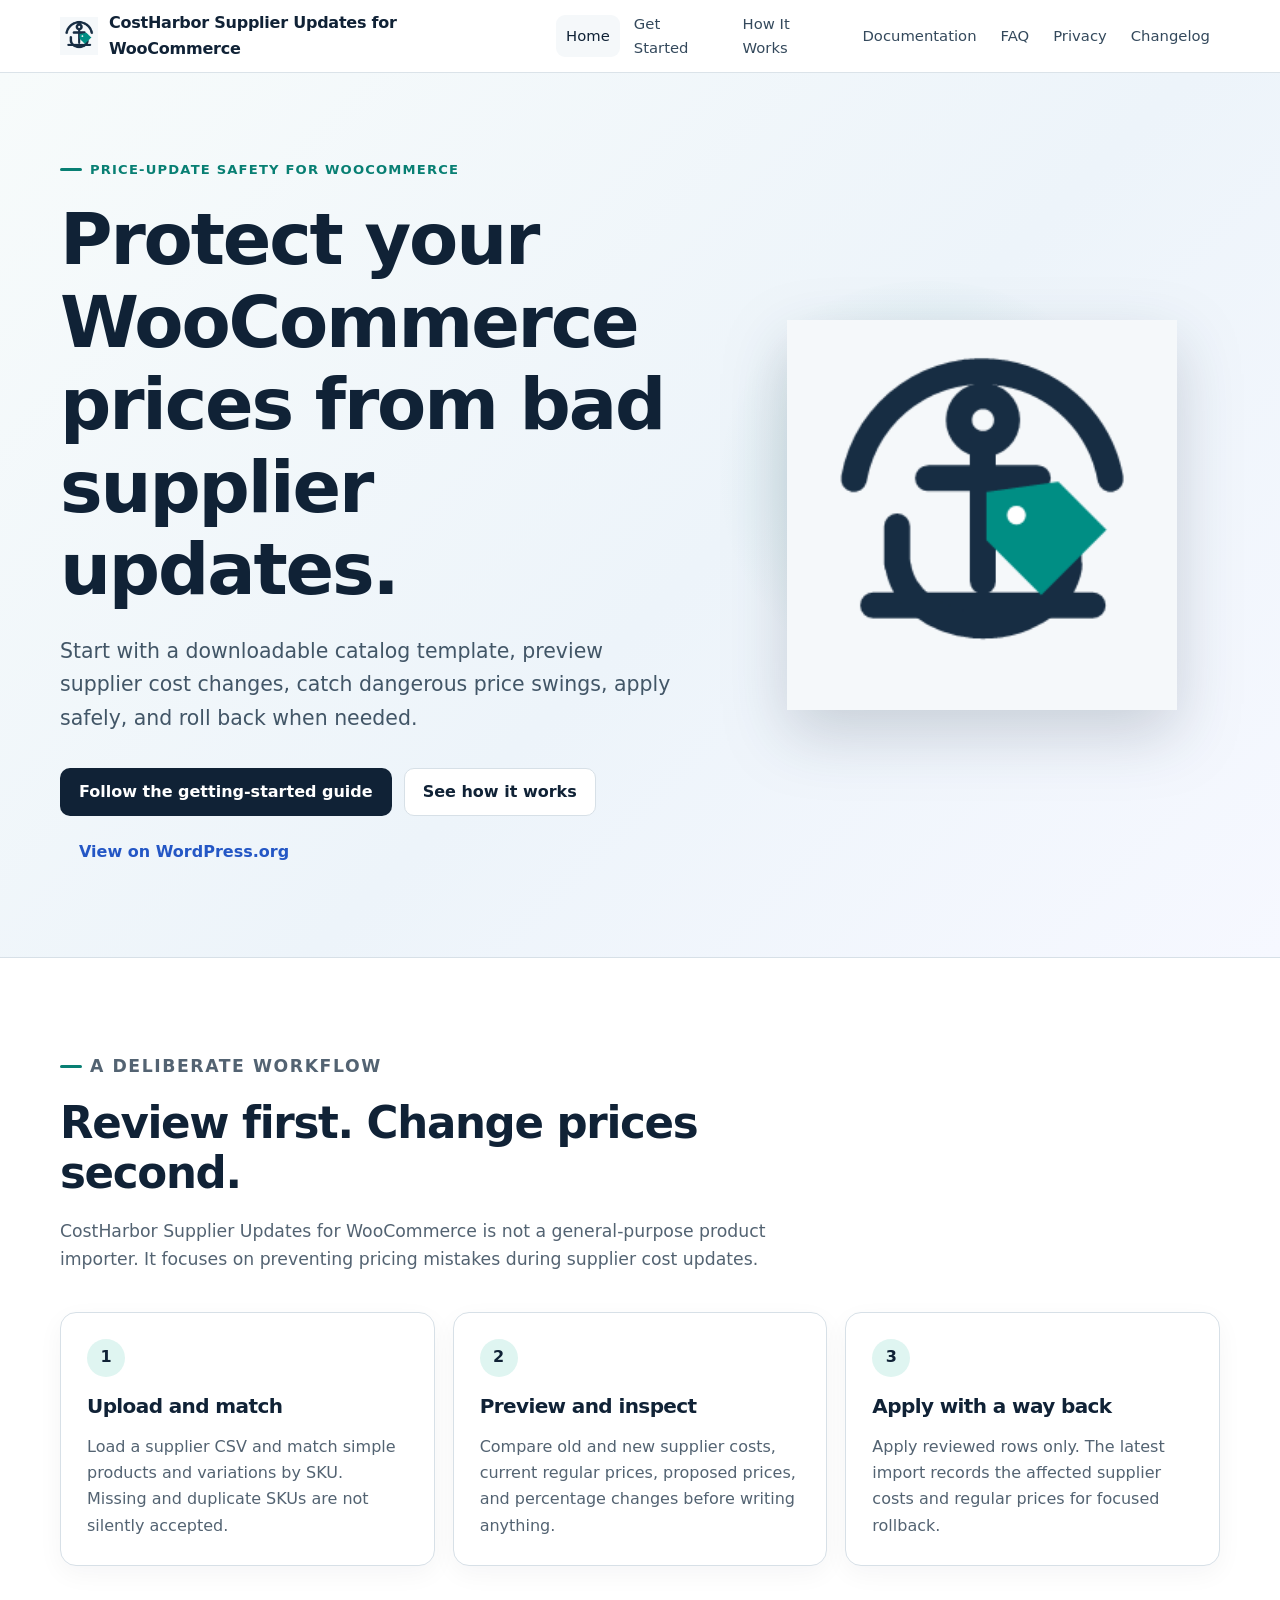
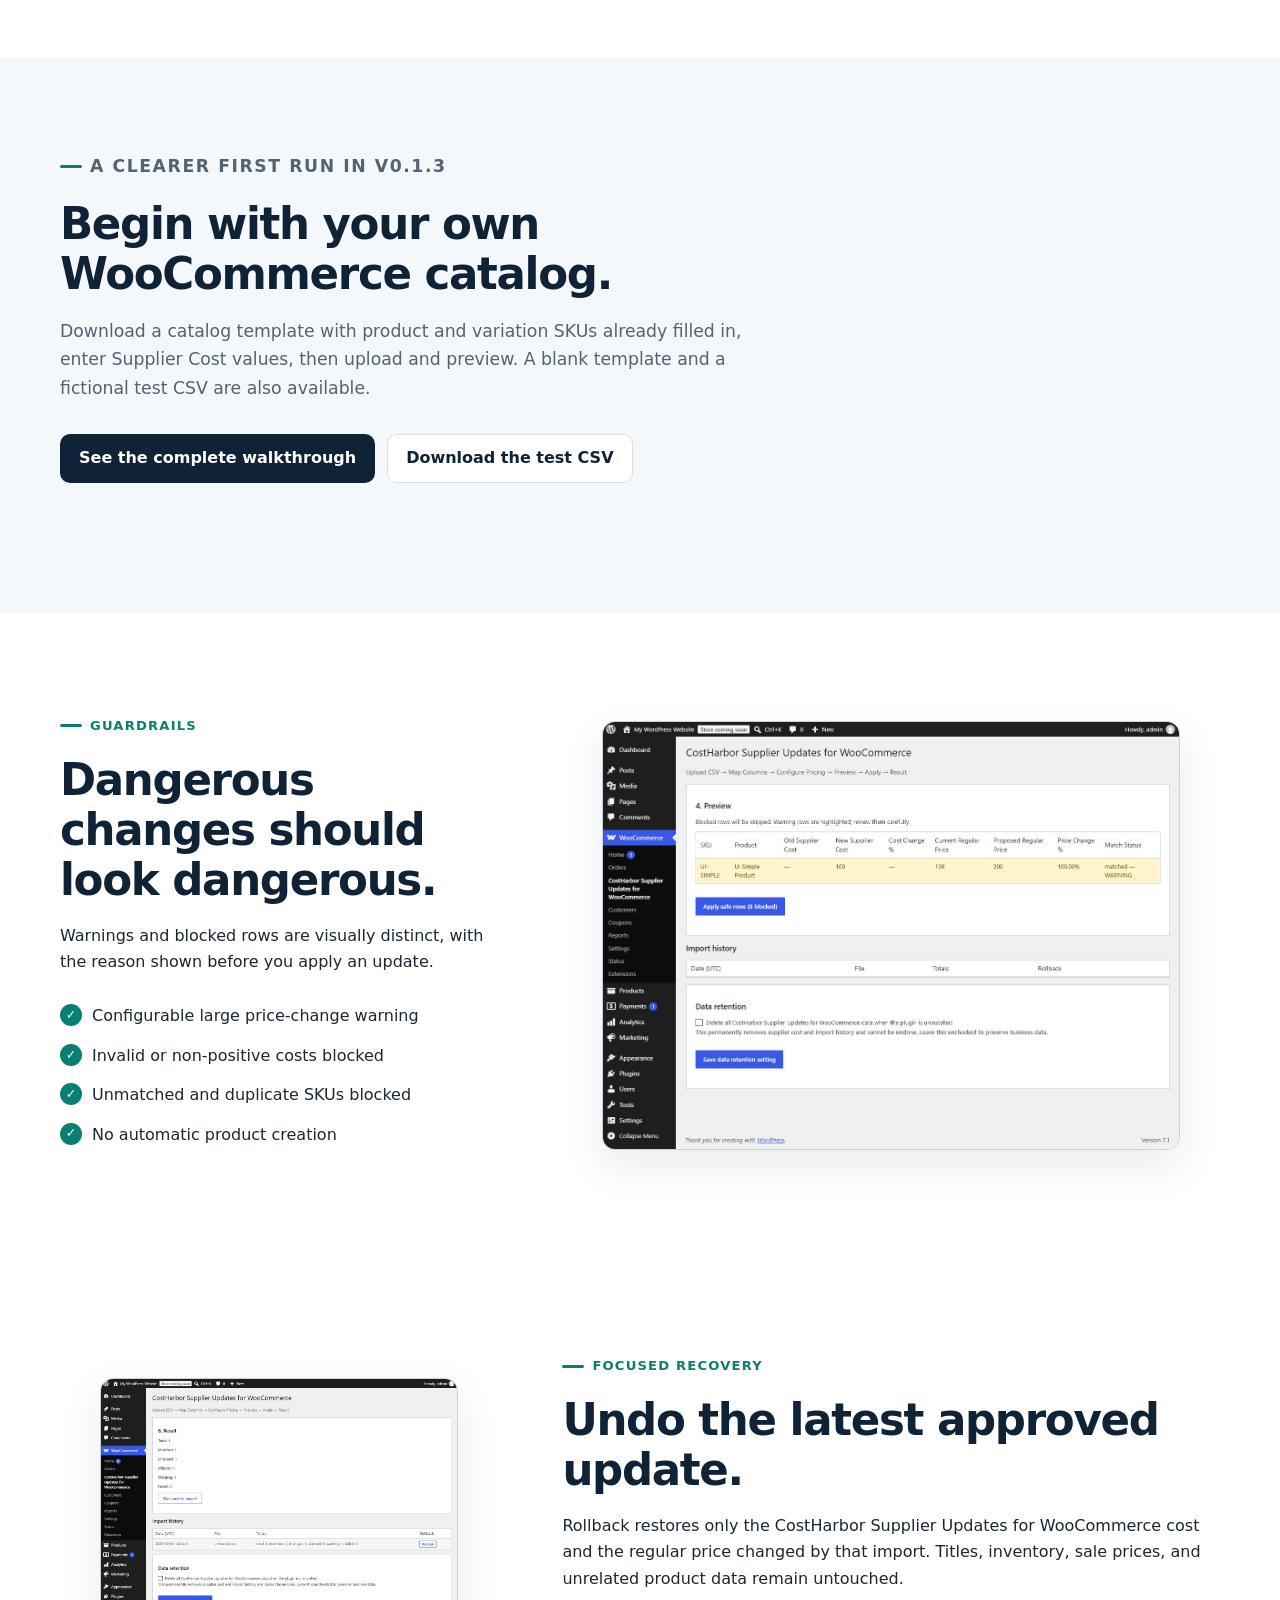
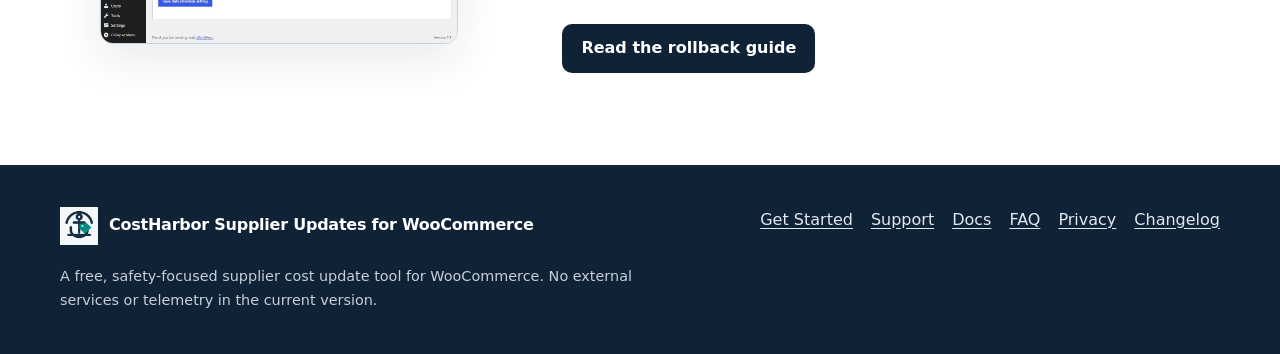
<file: index.html>
<!doctype html>
<html lang="en">
<head>
  <meta charset="utf-8">
  <meta name="viewport" content="width=device-width, initial-scale=1">
  <title>CostHarbor Supplier Updates for WooCommerce — Safer WooCommerce supplier price updates</title>
  <meta name="description" content="Preview supplier cost changes, catch dangerous WooCommerce price swings, apply safely, and roll back when needed.">
  <meta name="google-site-verification" content="KfDj5nTAZoDF6MN2-WTuqaXrzDpMJRXuFFYIQ408Wj0">
  <link rel="canonical" href="https://kouheibannzai-ai.github.io/costharbor-supplier-updates-site/">
  <meta property="og:type" content="website"><meta property="og:title" content="CostHarbor Supplier Updates for WooCommerce">
  <meta property="og:description" content="Protect your WooCommerce prices from bad supplier updates.">
  <meta property="og:image" content="https://kouheibannzai-ai.github.io/costharbor-supplier-updates-site/assets/banner-1544x500.png">
  <meta property="og:url" content="https://kouheibannzai-ai.github.io/costharbor-supplier-updates-site/">
  <link rel="icon" href="assets/icon-128x128.png"><link rel="stylesheet" href="styles.css">
</head>
<body>
  <a class="skip-link" href="#main">Skip to content</a>
  <header class="site-header"><div class="container header-inner">
    <a class="brand" href="index.html"><img src="assets/icon-128x128.png" alt="" width="38" height="38">CostHarbor Supplier Updates for WooCommerce</a>
    <button class="menu-toggle" type="button" data-menu-toggle aria-expanded="false" aria-controls="site-navigation">Menu</button>
    <nav class="site-nav" id="site-navigation" data-navigation aria-label="Main navigation">
      <a href="index.html">Home</a><a href="getting-started.html">Get Started</a><a href="how-it-works.html">How It Works</a><a href="documentation.html">Documentation</a><a href="faq.html">FAQ</a><a href="privacy.html">Privacy</a><a href="changelog.html">Changelog</a>
    </nav>
  </div></header>
  <main id="main">
    <section class="hero"><div class="container hero-grid">
      <div><p class="eyebrow">Price-update safety for WooCommerce</p><h1>Protect your WooCommerce prices from bad supplier updates.</h1>
        <p class="lead">Start with a downloadable catalog template, preview supplier cost changes, catch dangerous price swings, apply safely, and roll back when needed.</p>
        <div class="actions"><a class="button button-primary" href="getting-started.html">Follow the getting-started guide</a><a class="button button-secondary" href="how-it-works.html">See how it works</a><a class="button" href="https://wordpress.org/plugins/costharbor-supplier-updates/" data-plugin-link>Get the plugin on WordPress.org</a></div>
      </div>
      <div class="hero-visual"><img class="hero-mark" src="assets/icon-256x256.png" alt="CostHarbor Supplier Updates for WooCommerce shield and price tag symbol" width="390" height="390"></div>
    </div></section>

    <section class="section"><div class="container"><div class="section-heading"><p class="eyebrow">A deliberate workflow</p><h2>Review first. Change prices second.</h2><p>CostHarbor Supplier Updates for WooCommerce is not a general-purpose product importer. It focuses on preventing pricing mistakes during supplier cost updates.</p></div>
      <div class="grid-3">
        <article class="card"><span class="step-number">1</span><h3>Upload and match</h3><p>Load a supplier CSV and match simple products and variations by SKU. Missing and duplicate SKUs are not silently accepted.</p></article>
        <article class="card"><span class="step-number">2</span><h3>Preview and inspect</h3><p>Compare old and new supplier costs, current regular prices, proposed prices, and percentage changes before writing anything.</p></article>
        <article class="card"><span class="step-number">3</span><h3>Apply with a way back</h3><p>Apply reviewed rows only. The latest import records the affected supplier costs and regular prices for focused rollback.</p></article>
      </div>
    </div></section>

    <section class="section section-alt"><div class="container"><div class="section-heading"><p class="eyebrow">A clearer first run in v0.1.3</p><h2>Begin with your own WooCommerce catalog.</h2><p>Download a catalog template with product and variation SKUs already filled in, enter Supplier Cost values, then upload and preview. A blank template and a fictional test CSV are also available.</p><div class="actions"><a class="button button-primary" href="getting-started.html">See the complete walkthrough</a><a class="button button-secondary" href="assets/examples/costharbor-getting-started.csv" download>Download the test CSV</a></div></div></div></section>

    <section class="section"><div class="container safety-grid">
      <div><p class="eyebrow">Guardrails</p><h2>Dangerous changes should look dangerous.</h2><p>Warnings and blocked rows are visually distinct, with the reason shown before you apply an update.</p>
        <ul class="check-list"><li>Configurable large price-change warning</li><li>Invalid or non-positive costs blocked</li><li>Unmatched and duplicate SKUs blocked</li><li>No automatic product creation</li></ul>
      </div>
      <figure class="screenshot-frame"><img src="assets/screenshots/safety-preview.png" alt="CostHarbor Supplier Updates for WooCommerce preview table with a yellow warning row for a 50 percent price change" width="1105" height="688"></figure>
    </div></section>

    <section class="section"><div class="container safety-grid">
      <figure class="screenshot-frame"><img src="assets/screenshots/import-history.png" alt="Import result summary and history row with a rollback button" width="1105" height="688"></figure>
      <div><p class="eyebrow">Focused recovery</p><h2>Undo the latest approved update.</h2><p>Rollback restores only the CostHarbor Supplier Updates for WooCommerce cost and the regular price changed by that import. Titles, inventory, sale prices, and unrelated product data remain untouched.</p><div class="actions"><a class="button button-primary" href="documentation.html#rollback">Read the rollback guide</a></div></div>
    </div></section>
  </main>
  <footer class="site-footer"><div class="container footer-grid"><div><a class="brand" href="index.html"><img src="assets/icon-128x128.png" alt="" width="38" height="38">CostHarbor Supplier Updates for WooCommerce</a><p>A free, safety-focused supplier cost update tool for WooCommerce. No external services or telemetry in the current version.</p></div><nav class="footer-links" aria-label="Footer"><a href="getting-started.html">Get Started</a><a href="https://wordpress.org/support/plugin/costharbor-supplier-updates/">Support</a><a href="documentation.html">Docs</a><a href="faq.html">FAQ</a><a href="privacy.html">Privacy</a><a href="changelog.html">Changelog</a></nav></div></footer>
  <script src="site-config.js"></script><script src="script.js"></script>
</body></html>
</file>
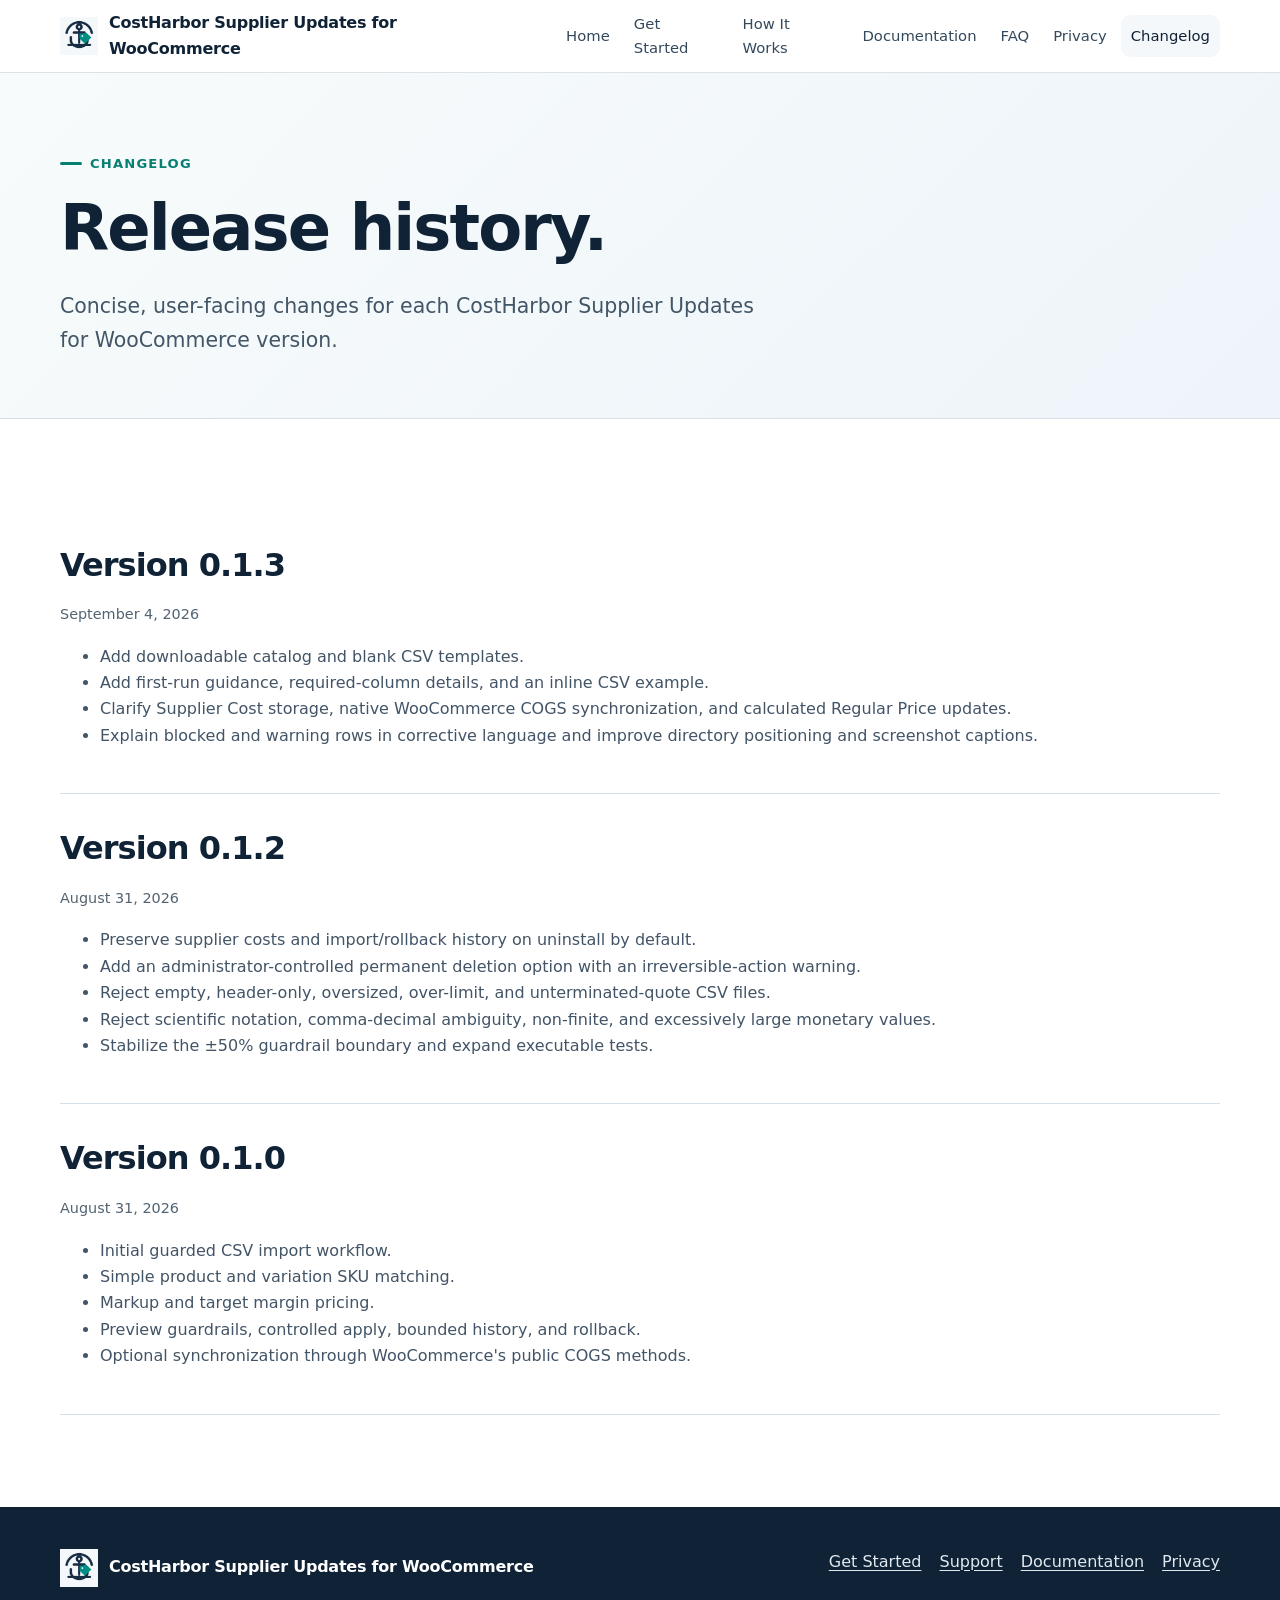
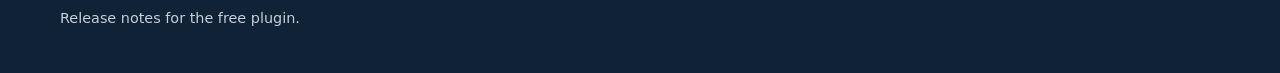
<file: changelog.html>
<!doctype html><html lang="en"><head><meta charset="utf-8"><meta name="viewport" content="width=device-width, initial-scale=1"><title>Changelog — CostHarbor Supplier Updates for WooCommerce</title><meta name="description" content="Release history for CostHarbor Supplier Updates for WooCommerce."><link rel="canonical" href="https://kouheibannzai-ai.github.io/costharbor-supplier-updates-site/changelog.html"><meta property="og:type" content="website"><meta property="og:title" content="CostHarbor Supplier Updates for WooCommerce changelog"><meta property="og:description" content="Release history for the safety-focused WooCommerce supplier cost plugin."><meta property="og:image" content="https://kouheibannzai-ai.github.io/costharbor-supplier-updates-site/assets/banner-1544x500.png"><meta property="og:url" content="https://kouheibannzai-ai.github.io/costharbor-supplier-updates-site/changelog.html"><link rel="icon" href="assets/icon-128x128.png"><link rel="stylesheet" href="styles.css"></head><body><a class="skip-link" href="#main">Skip to content</a><header class="site-header"><div class="container header-inner"><a class="brand" href="index.html"><img src="assets/icon-128x128.png" alt="" width="38" height="38">CostHarbor Supplier Updates for WooCommerce</a><button class="menu-toggle" type="button" data-menu-toggle aria-expanded="false" aria-controls="site-navigation">Menu</button><nav class="site-nav" id="site-navigation" data-navigation aria-label="Main navigation"><a href="index.html">Home</a><a href="getting-started.html">Get Started</a><a href="how-it-works.html">How It Works</a><a href="documentation.html">Documentation</a><a href="faq.html">FAQ</a><a href="privacy.html">Privacy</a><a href="changelog.html">Changelog</a></nav></div></header>
<main id="main"><section class="page-hero"><div class="container"><p class="eyebrow">Changelog</p><h1>Release history.</h1><p class="lead">Concise, user-facing changes for each CostHarbor Supplier Updates for WooCommerce version.</p></div></section><section class="section"><div class="container prose"><article class="version"><h2>Version 0.1.3</h2><time datetime="2026-09-04">September 4, 2026</time><ul><li>Add downloadable catalog and blank CSV templates.</li><li>Add first-run guidance, required-column details, and an inline CSV example.</li><li>Clarify Supplier Cost storage, native WooCommerce COGS synchronization, and calculated Regular Price updates.</li><li>Explain blocked and warning rows in corrective language and improve directory positioning and screenshot captions.</li></ul></article><article class="version"><h2>Version 0.1.2</h2><time datetime="2026-08-31">August 31, 2026</time><ul><li>Preserve supplier costs and import/rollback history on uninstall by default.</li><li>Add an administrator-controlled permanent deletion option with an irreversible-action warning.</li><li>Reject empty, header-only, oversized, over-limit, and unterminated-quote CSV files.</li><li>Reject scientific notation, comma-decimal ambiguity, non-finite, and excessively large monetary values.</li><li>Stabilize the ±50% guardrail boundary and expand executable tests.</li></ul></article><article class="version"><h2>Version 0.1.0</h2><time datetime="2026-08-31">August 31, 2026</time><ul><li>Initial guarded CSV import workflow.</li><li>Simple product and variation SKU matching.</li><li>Markup and target margin pricing.</li><li>Preview guardrails, controlled apply, bounded history, and rollback.</li><li>Optional synchronization through WooCommerce's public COGS methods.</li></ul></article></div></section></main><footer class="site-footer"><div class="container footer-grid"><div><a class="brand" href="index.html"><img src="assets/icon-128x128.png" alt="" width="38" height="38">CostHarbor Supplier Updates for WooCommerce</a><p>Release notes for the free plugin.</p></div><nav class="footer-links" aria-label="Footer"><a href="getting-started.html">Get Started</a><a href="https://wordpress.org/support/plugin/costharbor-supplier-updates/">Support</a><a href="documentation.html">Documentation</a><a href="privacy.html">Privacy</a></nav></div></footer><script src="site-config.js"></script><script src="script.js"></script></body></html>
</file>
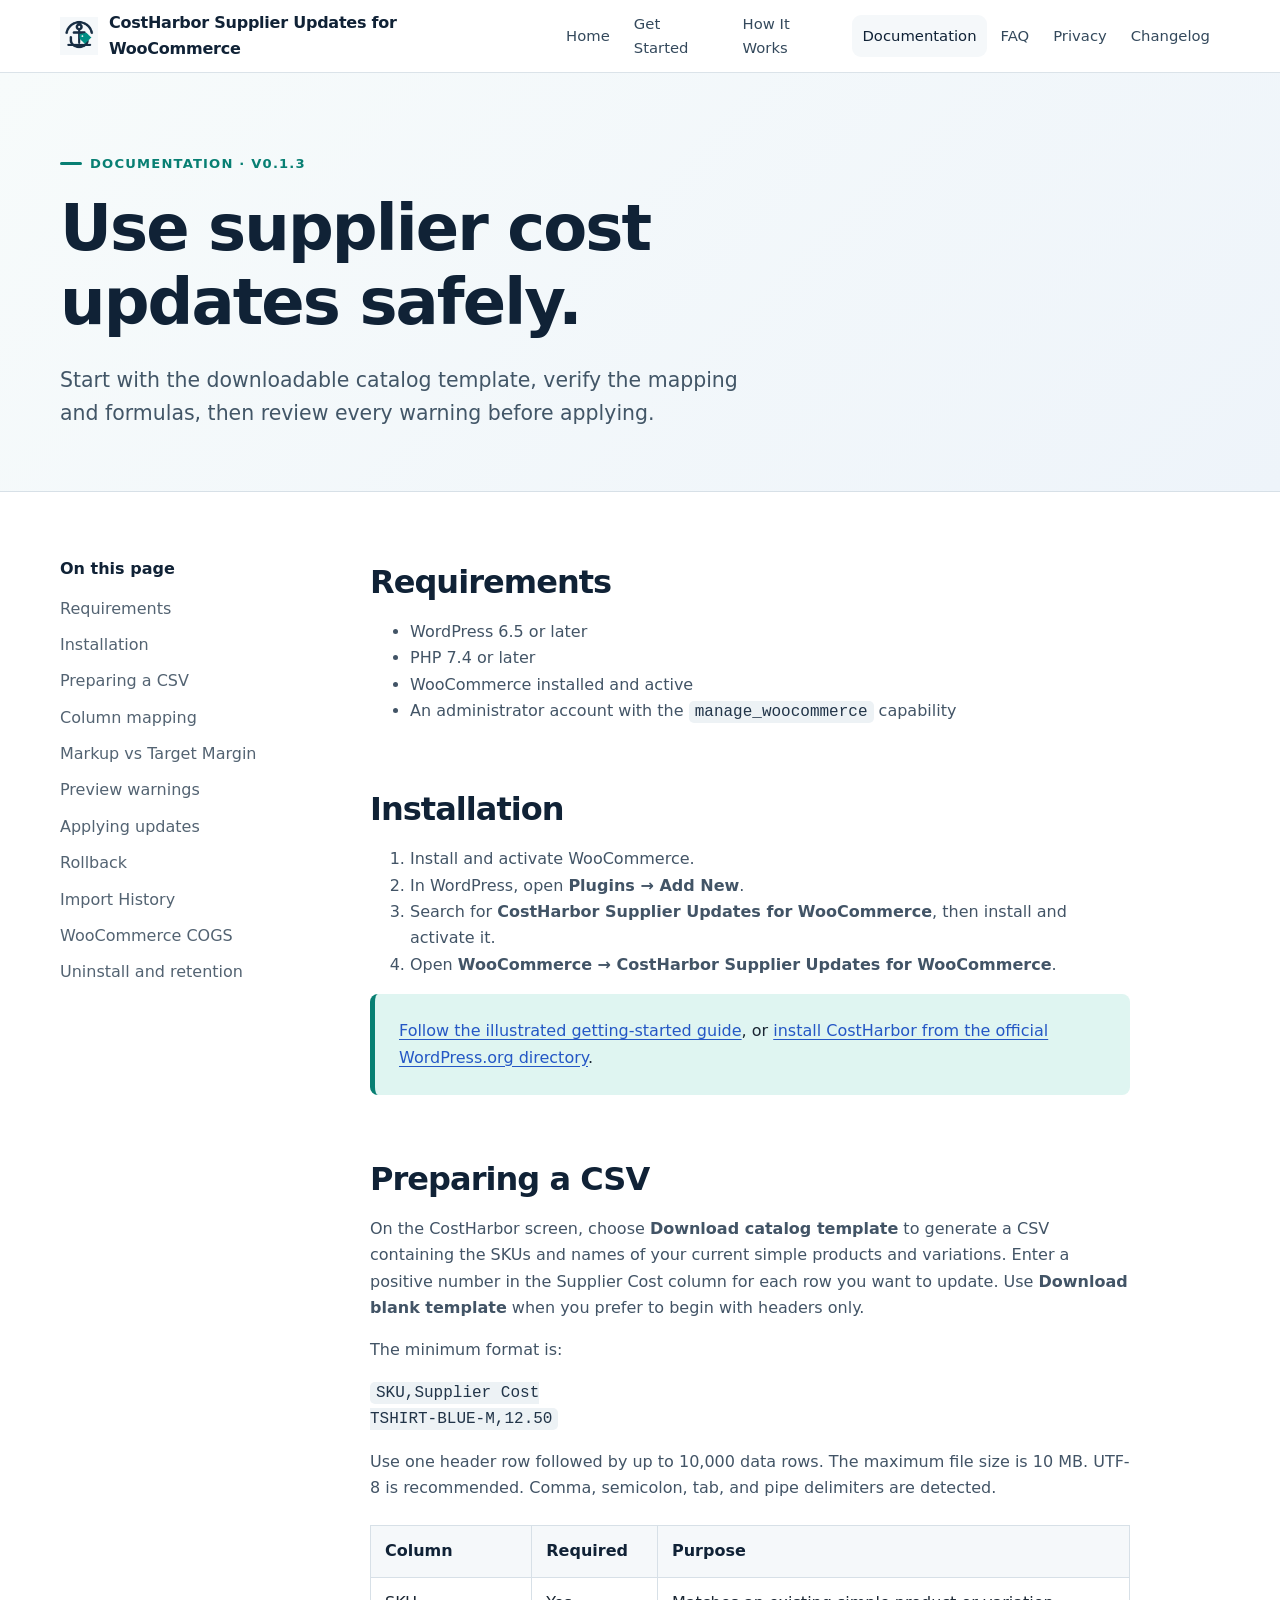
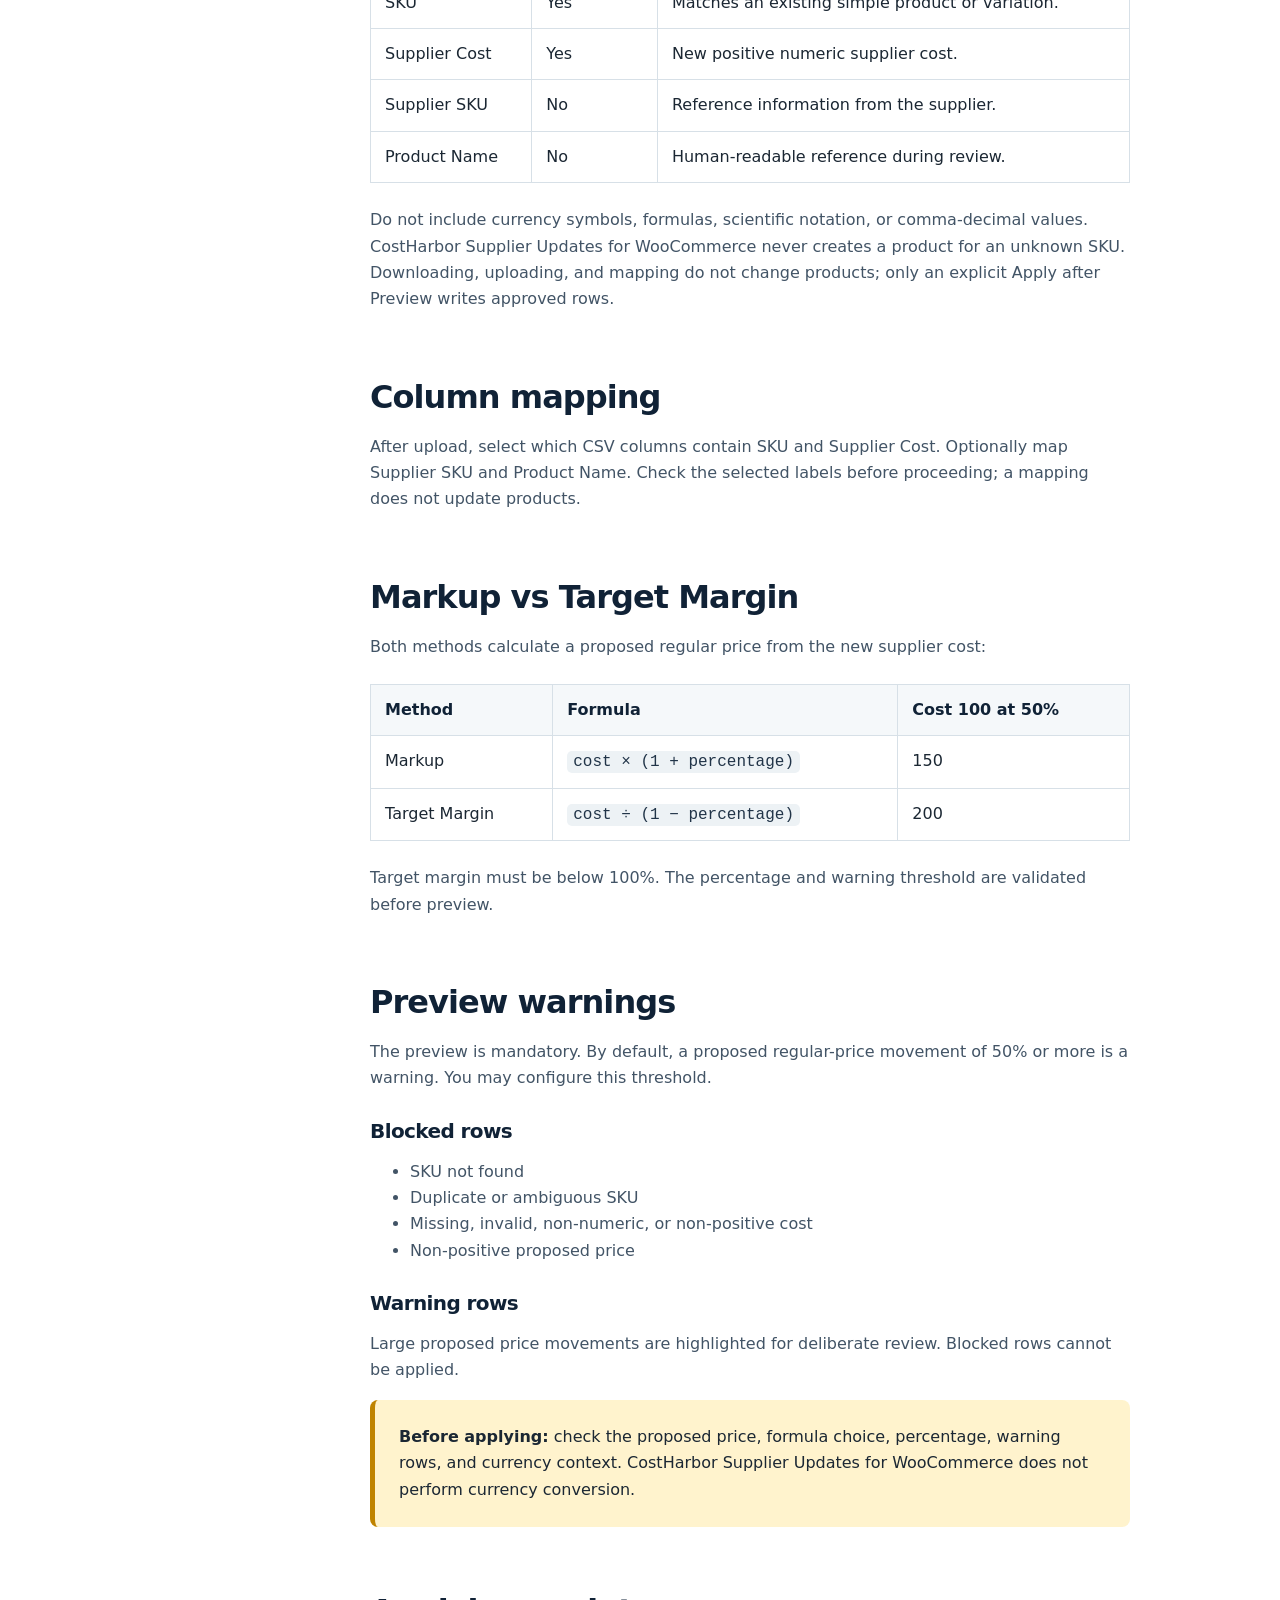
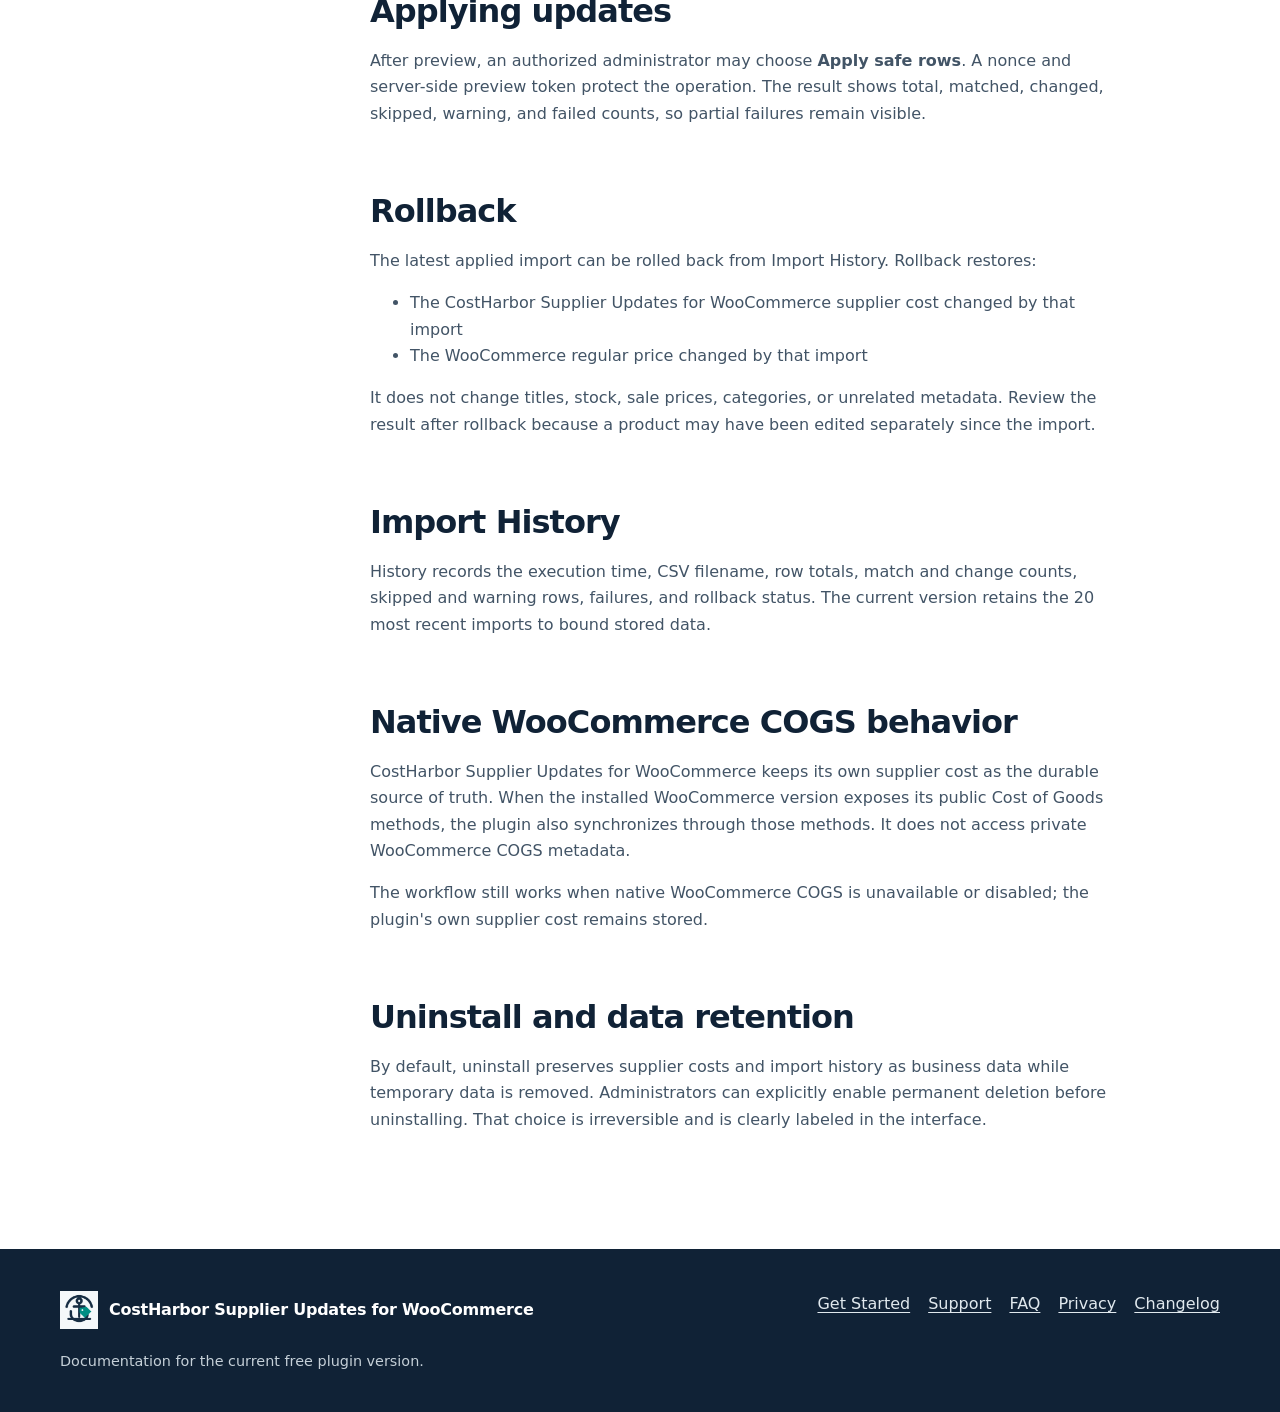
<file: documentation.html>
<!doctype html><html lang="en"><head><meta charset="utf-8"><meta name="viewport" content="width=device-width, initial-scale=1"><title>Documentation — CostHarbor Supplier Updates for WooCommerce</title><meta name="description" content="Installation, CSV preparation, pricing formulas, preview warnings, rollback, COGS behavior, and data retention documentation."><link rel="canonical" href="https://kouheibannzai-ai.github.io/costharbor-supplier-updates-site/documentation.html"><meta property="og:type" content="article"><meta property="og:title" content="CostHarbor Supplier Updates for WooCommerce documentation"><meta property="og:description" content="Use supplier cost CSV updates safely in WooCommerce."><meta property="og:image" content="https://kouheibannzai-ai.github.io/costharbor-supplier-updates-site/assets/banner-1544x500.png"><meta property="og:url" content="https://kouheibannzai-ai.github.io/costharbor-supplier-updates-site/documentation.html"><link rel="icon" href="assets/icon-128x128.png"><link rel="stylesheet" href="styles.css"></head>
<body><a class="skip-link" href="#main">Skip to content</a><header class="site-header"><div class="container header-inner"><a class="brand" href="index.html"><img src="assets/icon-128x128.png" alt="" width="38" height="38">CostHarbor Supplier Updates for WooCommerce</a><button class="menu-toggle" type="button" data-menu-toggle aria-expanded="false" aria-controls="site-navigation">Menu</button><nav class="site-nav" id="site-navigation" data-navigation aria-label="Main navigation"><a href="index.html">Home</a><a href="getting-started.html">Get Started</a><a href="how-it-works.html">How It Works</a><a href="documentation.html">Documentation</a><a href="faq.html">FAQ</a><a href="privacy.html">Privacy</a><a href="changelog.html">Changelog</a></nav></div></header>
<main id="main"><section class="page-hero"><div class="container"><p class="eyebrow">Documentation · v0.1.3</p><h1>Use supplier cost updates safely.</h1><p class="lead">Start with the downloadable catalog template, verify the mapping and formulas, then review every warning before applying.</p></div></section>
<div class="container content-layout"><aside class="toc" aria-label="On this page"><strong>On this page</strong><a href="#requirements">Requirements</a><a href="#installation">Installation</a><a href="#csv">Preparing a CSV</a><a href="#mapping">Column mapping</a><a href="#pricing">Markup vs Target Margin</a><a href="#warnings">Preview warnings</a><a href="#apply">Applying updates</a><a href="#rollback">Rollback</a><a href="#history">Import History</a><a href="#cogs">WooCommerce COGS</a><a href="#uninstall">Uninstall and retention</a></aside>
<article class="prose">
<h2 id="requirements">Requirements</h2><ul><li>WordPress 6.5 or later</li><li>PHP 7.4 or later</li><li>WooCommerce installed and active</li><li>An administrator account with the <code>manage_woocommerce</code> capability</li></ul>
<h2 id="installation">Installation</h2><ol><li>Install and activate WooCommerce.</li><li>In WordPress, open <strong>Plugins → Add New</strong>.</li><li>Search for <strong>CostHarbor Supplier Updates for WooCommerce</strong>, then install and activate it.</li><li>Open <strong>WooCommerce → CostHarbor Supplier Updates for WooCommerce</strong>.</li></ol><div class="callout"><a href="getting-started.html">Follow the illustrated getting-started guide</a>, or <a href="https://wordpress.org/plugins/costharbor-supplier-updates/">install CostHarbor from the official WordPress.org directory</a>.</div>
<h2 id="csv">Preparing a CSV</h2><p>On the CostHarbor screen, choose <strong>Download catalog template</strong> to generate a CSV containing the SKUs and names of your current simple products and variations. Enter a positive number in the Supplier Cost column for each row you want to update. Use <strong>Download blank template</strong> when you prefer to begin with headers only.</p><p>The minimum format is:</p><pre><code>SKU,Supplier Cost&#10;TSHIRT-BLUE-M,12.50</code></pre><p>Use one header row followed by up to 10,000 data rows. The maximum file size is 10 MB. UTF-8 is recommended. Comma, semicolon, tab, and pipe delimiters are detected.</p><table><thead><tr><th>Column</th><th>Required</th><th>Purpose</th></tr></thead><tbody><tr><td>SKU</td><td>Yes</td><td>Matches an existing simple product or variation.</td></tr><tr><td>Supplier Cost</td><td>Yes</td><td>New positive numeric supplier cost.</td></tr><tr><td>Supplier SKU</td><td>No</td><td>Reference information from the supplier.</td></tr><tr><td>Product Name</td><td>No</td><td>Human-readable reference during review.</td></tr></tbody></table><p>Do not include currency symbols, formulas, scientific notation, or comma-decimal values. CostHarbor Supplier Updates for WooCommerce never creates a product for an unknown SKU. Downloading, uploading, and mapping do not change products; only an explicit Apply after Preview writes approved rows.</p>
<h2 id="mapping">Column mapping</h2><p>After upload, select which CSV columns contain SKU and Supplier Cost. Optionally map Supplier SKU and Product Name. Check the selected labels before proceeding; a mapping does not update products.</p>
<h2 id="pricing">Markup vs Target Margin</h2><p>Both methods calculate a proposed regular price from the new supplier cost:</p><table><thead><tr><th>Method</th><th>Formula</th><th>Cost 100 at 50%</th></tr></thead><tbody><tr><td>Markup</td><td><code>cost × (1 + percentage)</code></td><td>150</td></tr><tr><td>Target Margin</td><td><code>cost ÷ (1 − percentage)</code></td><td>200</td></tr></tbody></table><p>Target margin must be below 100%. The percentage and warning threshold are validated before preview.</p>
<h2 id="warnings">Preview warnings</h2><p>The preview is mandatory. By default, a proposed regular-price movement of 50% or more is a warning. You may configure this threshold.</p><h3>Blocked rows</h3><ul><li>SKU not found</li><li>Duplicate or ambiguous SKU</li><li>Missing, invalid, non-numeric, or non-positive cost</li><li>Non-positive proposed price</li></ul><h3>Warning rows</h3><p>Large proposed price movements are highlighted for deliberate review. Blocked rows cannot be applied.</p><div class="callout callout-warning"><strong>Before applying:</strong> check the proposed price, formula choice, percentage, warning rows, and currency context. CostHarbor Supplier Updates for WooCommerce does not perform currency conversion.</div>
<h2 id="apply">Applying updates</h2><p>After preview, an authorized administrator may choose <strong>Apply safe rows</strong>. A nonce and server-side preview token protect the operation. The result shows total, matched, changed, skipped, warning, and failed counts, so partial failures remain visible.</p>
<h2 id="rollback">Rollback</h2><p>The latest applied import can be rolled back from Import History. Rollback restores:</p><ul><li>The CostHarbor Supplier Updates for WooCommerce supplier cost changed by that import</li><li>The WooCommerce regular price changed by that import</li></ul><p>It does not change titles, stock, sale prices, categories, or unrelated metadata. Review the result after rollback because a product may have been edited separately since the import.</p>
<h2 id="history">Import History</h2><p>History records the execution time, CSV filename, row totals, match and change counts, skipped and warning rows, failures, and rollback status. The current version retains the 20 most recent imports to bound stored data.</p>
<h2 id="cogs">Native WooCommerce COGS behavior</h2><p>CostHarbor Supplier Updates for WooCommerce keeps its own supplier cost as the durable source of truth. When the installed WooCommerce version exposes its public Cost of Goods methods, the plugin also synchronizes through those methods. It does not access private WooCommerce COGS metadata.</p><p>The workflow still works when native WooCommerce COGS is unavailable or disabled; the plugin's own supplier cost remains stored.</p>
<h2 id="uninstall">Uninstall and data retention</h2><p>By default, uninstall preserves supplier costs and import history as business data while temporary data is removed. Administrators can explicitly enable permanent deletion before uninstalling. That choice is irreversible and is clearly labeled in the interface.</p>
</article></div></main><footer class="site-footer"><div class="container footer-grid"><div><a class="brand" href="index.html"><img src="assets/icon-128x128.png" alt="" width="38" height="38">CostHarbor Supplier Updates for WooCommerce</a><p>Documentation for the current free plugin version.</p></div><nav class="footer-links" aria-label="Footer"><a href="getting-started.html">Get Started</a><a href="https://wordpress.org/support/plugin/costharbor-supplier-updates/">Support</a><a href="faq.html">FAQ</a><a href="privacy.html">Privacy</a><a href="changelog.html">Changelog</a></nav></div></footer><script src="site-config.js"></script><script src="script.js"></script></body></html>
</file>
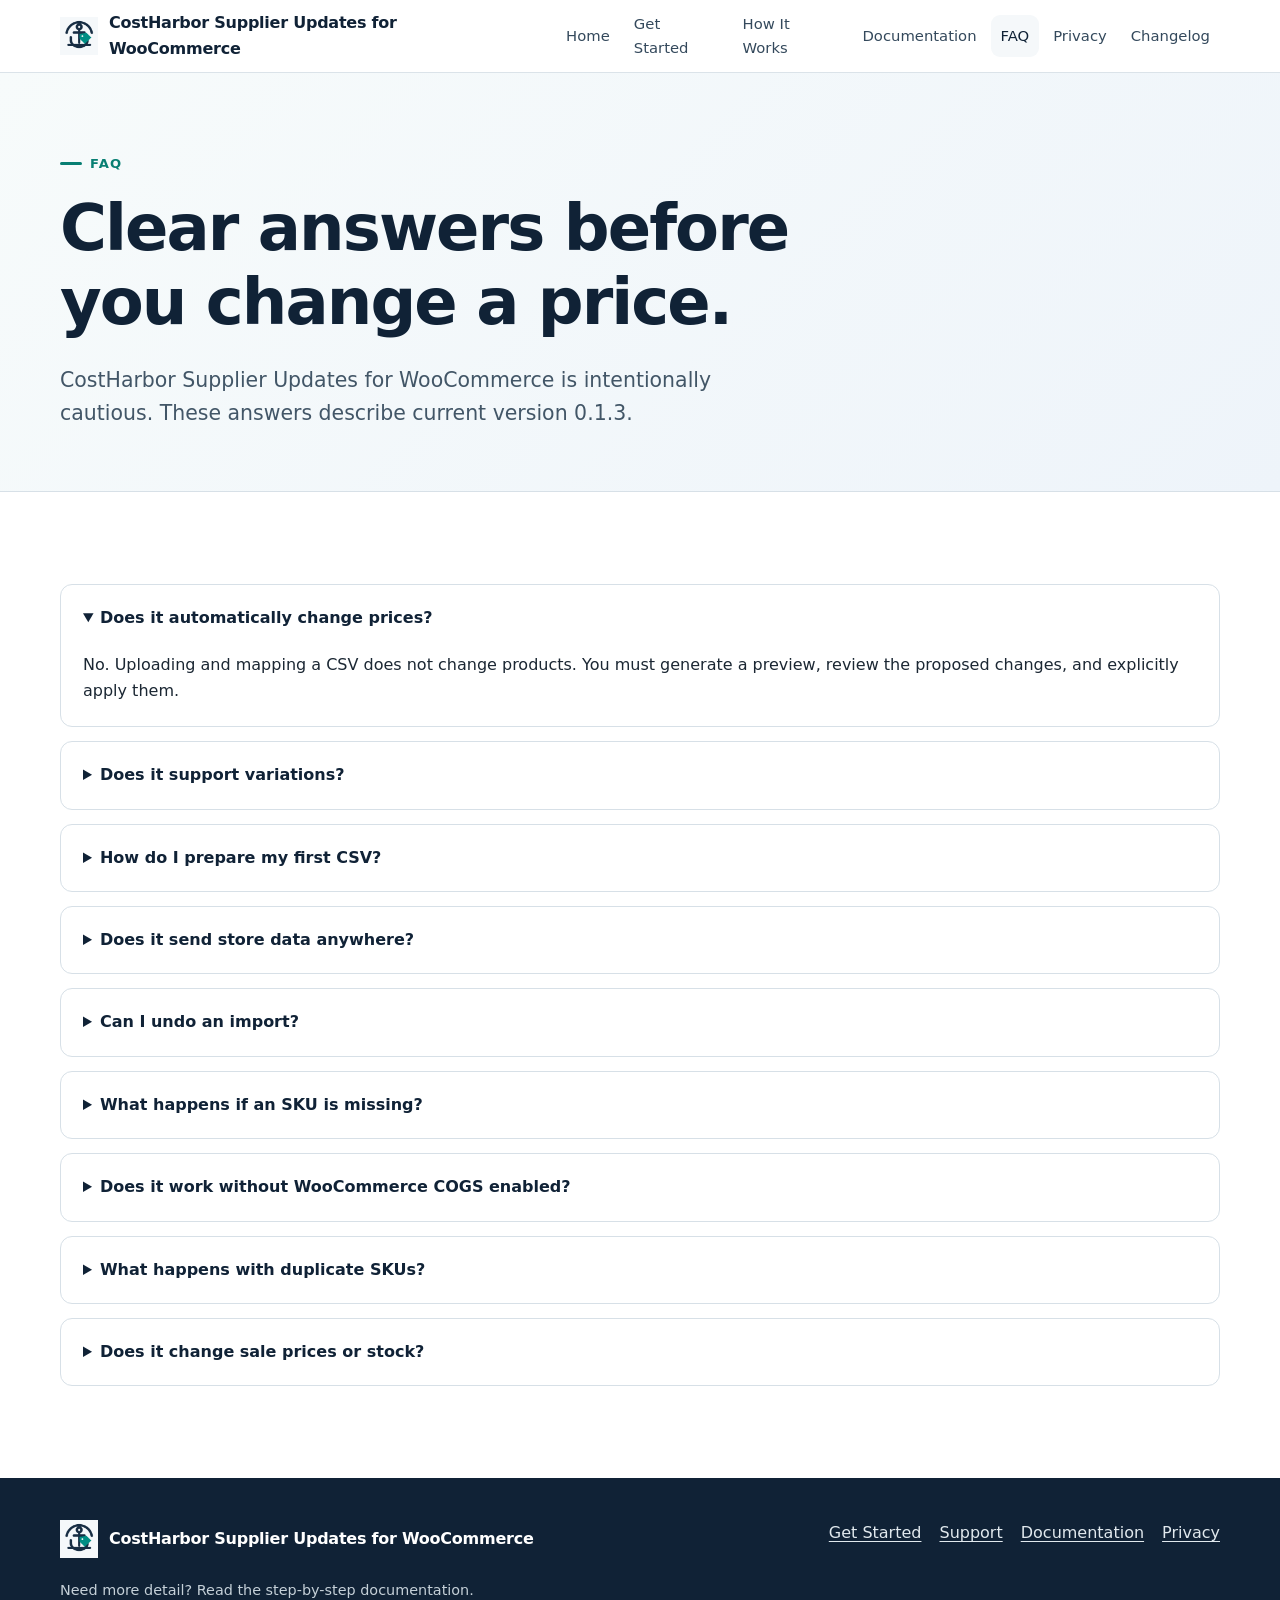
<file: faq.html>
<!doctype html><html lang="en"><head><meta charset="utf-8"><meta name="viewport" content="width=device-width, initial-scale=1"><title>FAQ — CostHarbor Supplier Updates for WooCommerce</title><meta name="description" content="Answers about automatic price changes, variation SKUs, privacy, rollback, missing SKUs, and WooCommerce COGS."><link rel="canonical" href="https://kouheibannzai-ai.github.io/costharbor-supplier-updates-site/faq.html"><meta property="og:type" content="website"><meta property="og:title" content="CostHarbor Supplier Updates for WooCommerce FAQ"><meta property="og:description" content="Common questions about safe supplier cost updates."><meta property="og:image" content="https://kouheibannzai-ai.github.io/costharbor-supplier-updates-site/assets/banner-1544x500.png"><meta property="og:url" content="https://kouheibannzai-ai.github.io/costharbor-supplier-updates-site/faq.html"><link rel="icon" href="assets/icon-128x128.png"><link rel="stylesheet" href="styles.css"></head><body><a class="skip-link" href="#main">Skip to content</a><header class="site-header"><div class="container header-inner"><a class="brand" href="index.html"><img src="assets/icon-128x128.png" alt="" width="38" height="38">CostHarbor Supplier Updates for WooCommerce</a><button class="menu-toggle" type="button" data-menu-toggle aria-expanded="false" aria-controls="site-navigation">Menu</button><nav class="site-nav" id="site-navigation" data-navigation aria-label="Main navigation"><a href="index.html">Home</a><a href="getting-started.html">Get Started</a><a href="how-it-works.html">How It Works</a><a href="documentation.html">Documentation</a><a href="faq.html">FAQ</a><a href="privacy.html">Privacy</a><a href="changelog.html">Changelog</a></nav></div></header>
<main id="main"><section class="page-hero"><div class="container"><p class="eyebrow">FAQ</p><h1>Clear answers before you change a price.</h1><p class="lead">CostHarbor Supplier Updates for WooCommerce is intentionally cautious. These answers describe current version 0.1.3.</p></div></section><section class="section"><div class="container faq-list">
<details open><summary>Does it automatically change prices?</summary><p>No. Uploading and mapping a CSV does not change products. You must generate a preview, review the proposed changes, and explicitly apply them.</p></details>
<details><summary>Does it support variations?</summary><p>Yes. It uses WooCommerce's public SKU lookup, which supports simple product SKUs and variation SKUs.</p></details>
<details><summary>How do I prepare my first CSV?</summary><p>Open the CostHarbor screen and download the catalog template. It includes your current product and variation SKUs; enter Supplier Cost values, save it as CSV, upload it, and review the mandatory Preview. A blank template is also available.</p></details>
<details><summary>Does it send store data anywhere?</summary><p>No. Current version 0.1.3 makes no external requests and sends no CSV content, store data, telemetry, or analytics to an outside service.</p></details>
<details><summary>Can I undo an import?</summary><p>Yes. The latest applied import can be rolled back. Rollback restores only the supplier cost and regular price changed by that import.</p></details>
<details><summary>What happens if an SKU is missing?</summary><p>The row is marked not found, blocked, and skipped. CostHarbor Supplier Updates for WooCommerce does not create a new product.</p></details>
<details><summary>Does it work without WooCommerce COGS enabled?</summary><p>Yes. CostHarbor Supplier Updates for WooCommerce keeps its own supplier cost as the durable source of truth. Native COGS is synchronized only when WooCommerce exposes its supported public methods.</p></details>
<details><summary>What happens with duplicate SKUs?</summary><p>Duplicate or ambiguous rows are blocked so the plugin does not guess which update should win.</p></details>
<details><summary>Does it change sale prices or stock?</summary><p>No. The current import workflow updates CostHarbor Supplier Updates for WooCommerce's cost and, when approved, the WooCommerce regular price. It does not update sale prices, stock, titles, or categories.</p></details>
</div></section></main><footer class="site-footer"><div class="container footer-grid"><div><a class="brand" href="index.html"><img src="assets/icon-128x128.png" alt="" width="38" height="38">CostHarbor Supplier Updates for WooCommerce</a><p>Need more detail? Read the step-by-step documentation.</p></div><nav class="footer-links" aria-label="Footer"><a href="getting-started.html">Get Started</a><a href="https://wordpress.org/support/plugin/costharbor-supplier-updates/">Support</a><a href="documentation.html">Documentation</a><a href="privacy.html">Privacy</a></nav></div></footer><script src="site-config.js"></script><script src="script.js"></script></body></html>
</file>
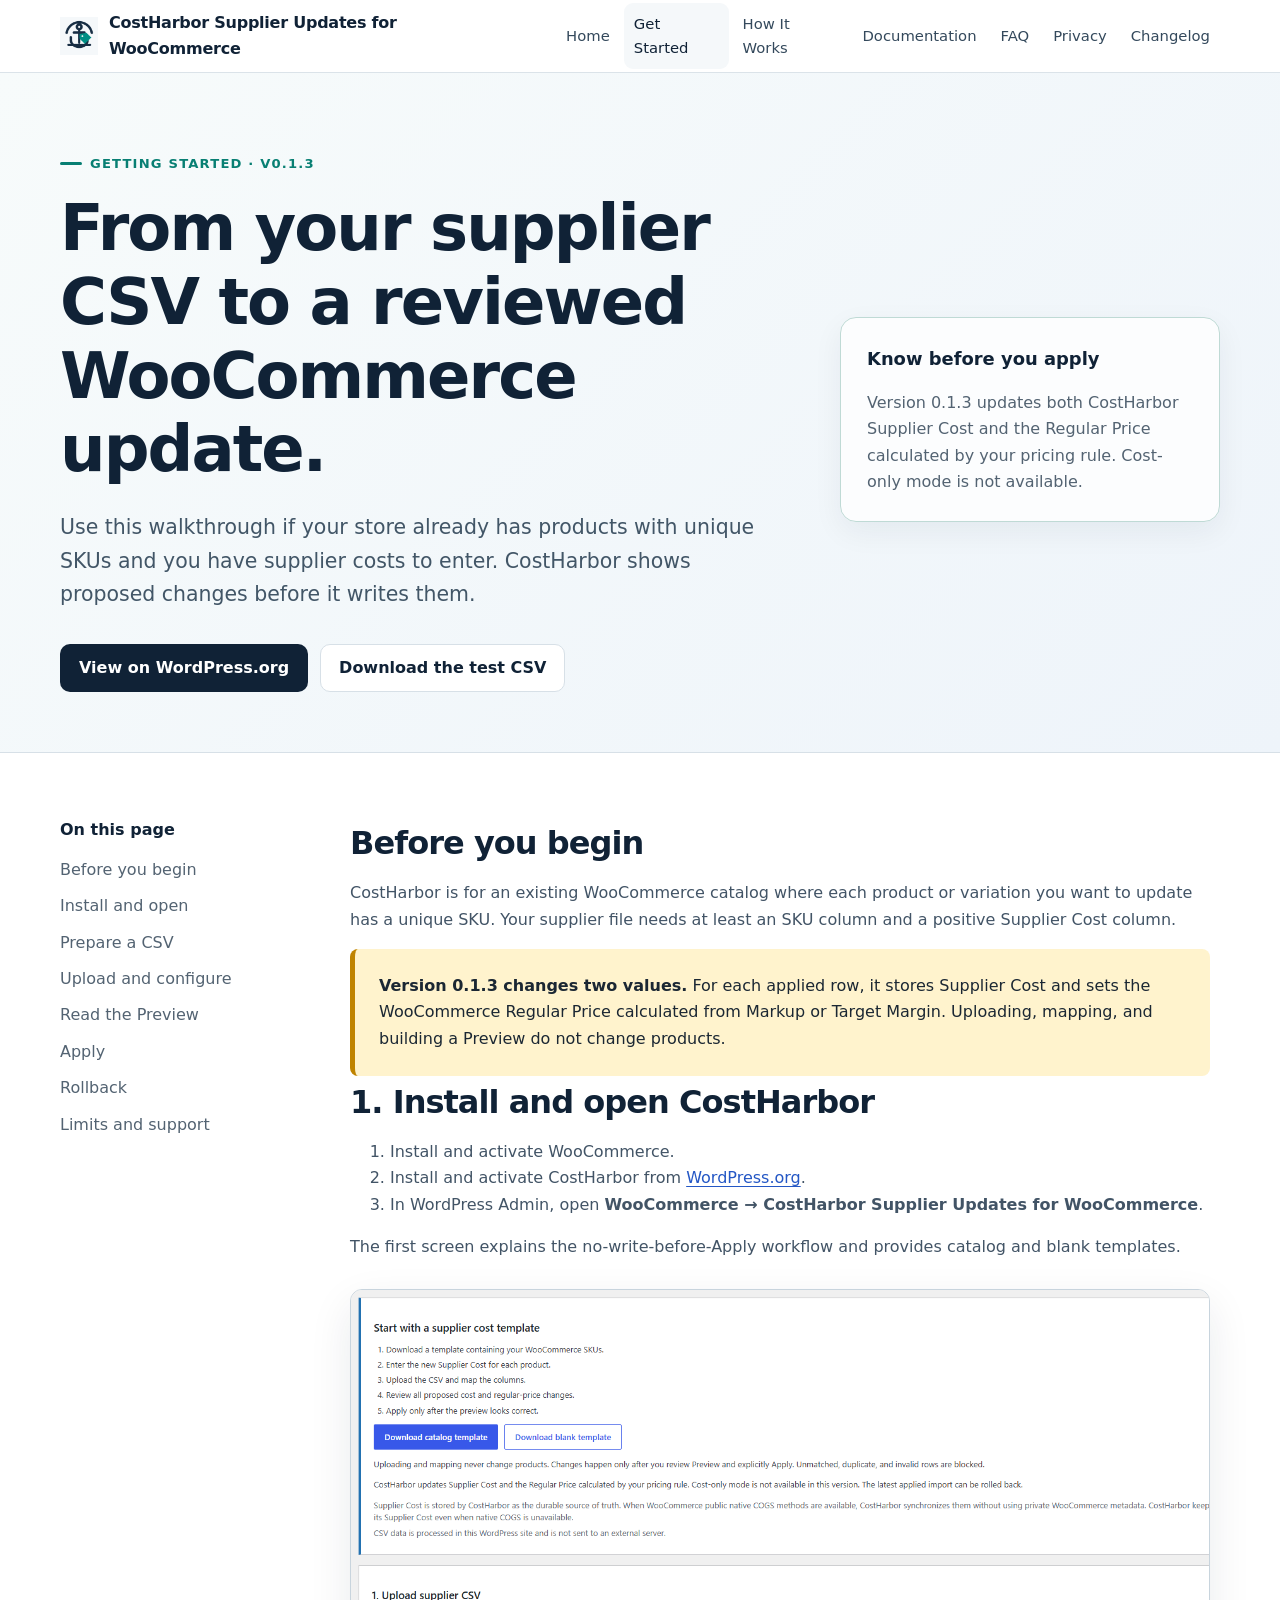
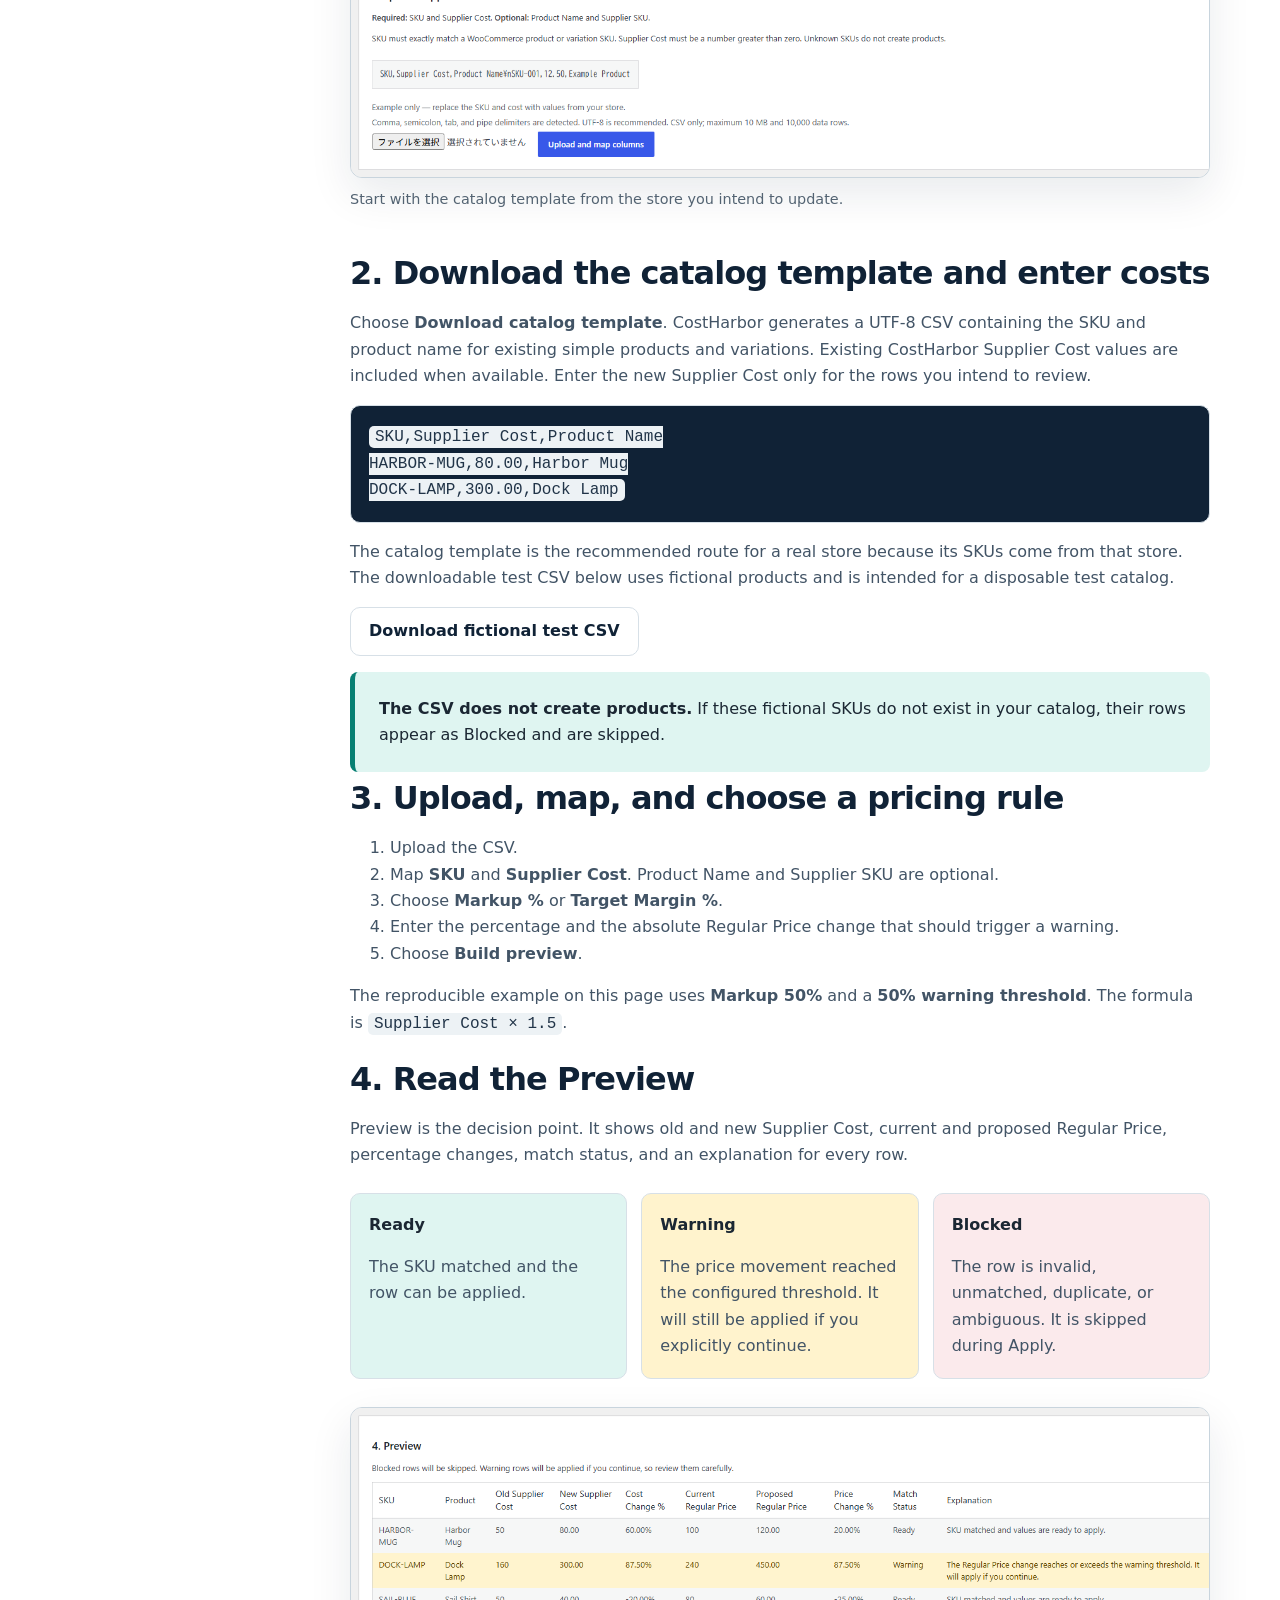
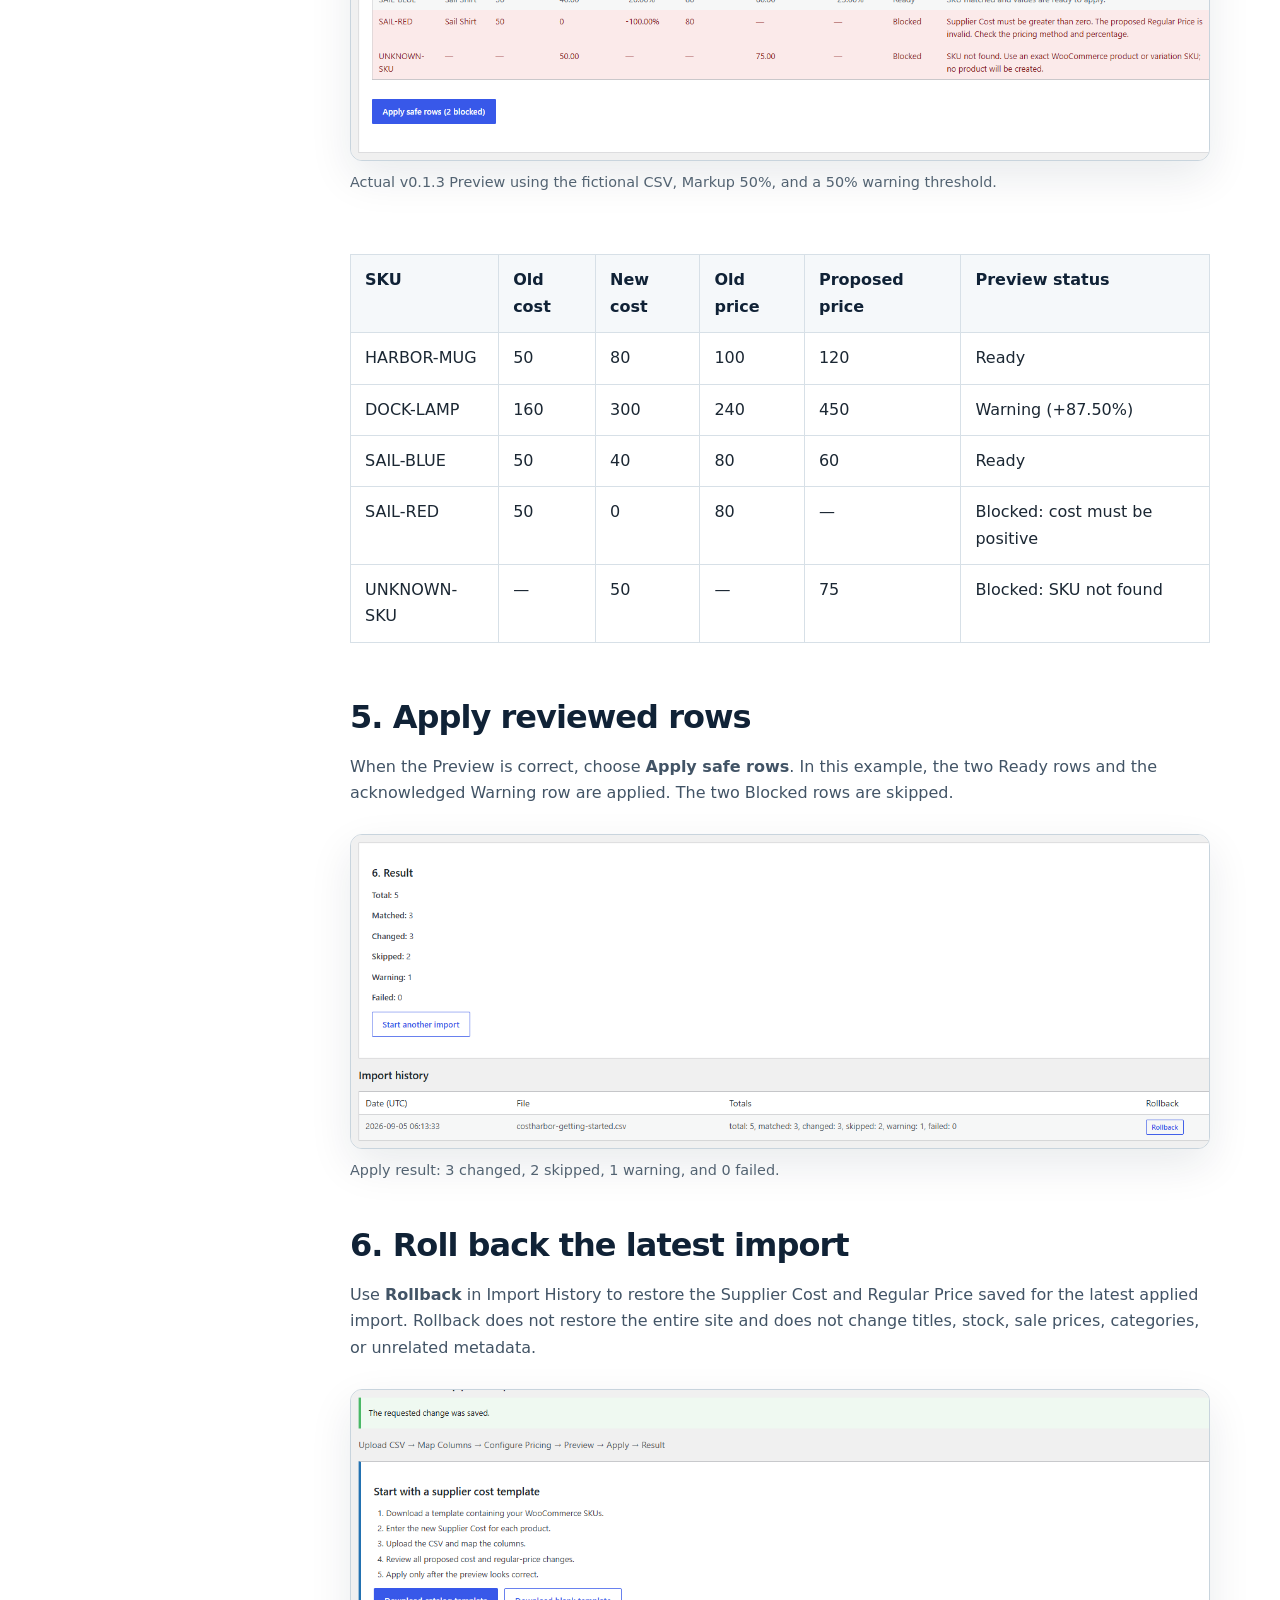
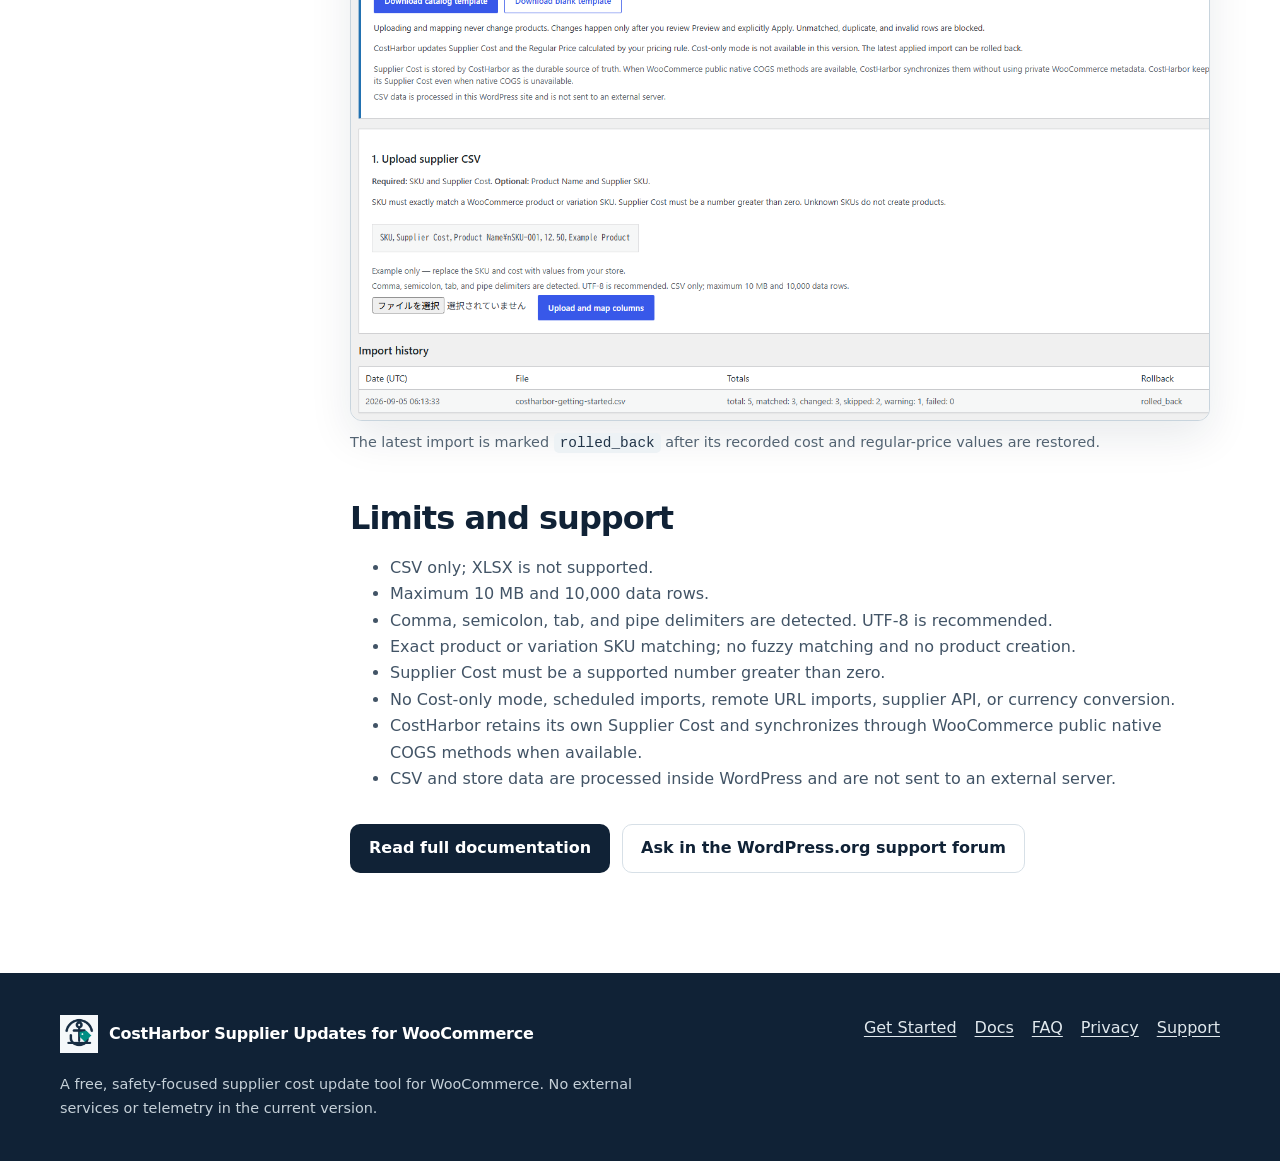
<file: getting-started.html>
<!doctype html>
<html lang="en">
<head>
  <meta charset="utf-8">
  <meta name="viewport" content="width=device-width, initial-scale=1">
  <title>Getting Started — CostHarbor Supplier Updates for WooCommerce</title>
  <meta name="description" content="Prepare a supplier cost CSV, preview guarded WooCommerce cost and regular-price changes, apply reviewed rows, and roll back the latest import with CostHarbor 0.1.3.">
  <link rel="canonical" href="https://kouheibannzai-ai.github.io/costharbor-supplier-updates-site/getting-started.html">
  <meta property="og:type" content="article">
  <meta property="og:title" content="Get started with CostHarbor Supplier Updates for WooCommerce">
  <meta property="og:description" content="A practical v0.1.3 walkthrough from catalog template to Preview, Apply, and Rollback.">
  <meta property="og:image" content="https://kouheibannzai-ai.github.io/costharbor-supplier-updates-site/assets/banner-1544x500.png">
  <meta property="og:url" content="https://kouheibannzai-ai.github.io/costharbor-supplier-updates-site/getting-started.html">
  <link rel="icon" href="assets/icon-128x128.png">
  <link rel="stylesheet" href="styles.css">
</head>
<body>
  <a class="skip-link" href="#main">Skip to content</a>
  <header class="site-header"><div class="container header-inner">
    <a class="brand" href="index.html"><img src="assets/icon-128x128.png" alt="" width="38" height="38">CostHarbor Supplier Updates for WooCommerce</a>
    <button class="menu-toggle" type="button" data-menu-toggle aria-expanded="false" aria-controls="site-navigation">Menu</button>
    <nav class="site-nav" id="site-navigation" data-navigation aria-label="Main navigation"><a href="index.html">Home</a><a href="getting-started.html">Get Started</a><a href="how-it-works.html">How It Works</a><a href="documentation.html">Documentation</a><a href="faq.html">FAQ</a><a href="privacy.html">Privacy</a><a href="changelog.html">Changelog</a></nav>
  </div></header>

  <main id="main">
    <section class="page-hero"><div class="container guide-hero">
      <div><p class="eyebrow">Getting started · v0.1.3</p><h1>From your supplier CSV to a reviewed WooCommerce update.</h1><p class="lead">Use this walkthrough if your store already has products with unique SKUs and you have supplier costs to enter. CostHarbor shows proposed changes before it writes them.</p>
        <div class="actions"><a class="button button-primary" href="https://wordpress.org/plugins/costharbor-supplier-updates/" data-plugin-link>Get the plugin on WordPress.org</a><a class="button button-secondary" href="assets/examples/costharbor-getting-started.csv" download>Download the test CSV</a></div>
      </div>
      <aside class="guide-summary" aria-label="Important behavior in version 0.1.3"><strong>Know before you apply</strong><p>Version 0.1.3 updates both CostHarbor Supplier Cost and the Regular Price calculated by your pricing rule. Cost-only mode is not available.</p></aside>
    </div></section>

    <div class="container content-layout guide-layout">
      <aside class="toc" aria-label="On this page"><strong>On this page</strong><a href="#before">Before you begin</a><a href="#install">Install and open</a><a href="#template">Prepare a CSV</a><a href="#upload">Upload and configure</a><a href="#preview">Read the Preview</a><a href="#apply">Apply</a><a href="#rollback">Rollback</a><a href="#limits">Limits and support</a></aside>
      <article class="prose guide-prose">
        <section id="before"><h2>Before you begin</h2><p>CostHarbor is for an existing WooCommerce catalog where each product or variation you want to update has a unique SKU. Your supplier file needs at least an SKU column and a positive Supplier Cost column.</p><div class="callout callout-warning"><strong>Version 0.1.3 changes two values.</strong> For each applied row, it stores Supplier Cost and sets the WooCommerce Regular Price calculated from Markup or Target Margin. Uploading, mapping, and building a Preview do not change products.</div></section>

        <section id="install"><h2>1. Install and open CostHarbor</h2><ol><li>Install and activate WooCommerce.</li><li>Install and activate CostHarbor from <a href="https://wordpress.org/plugins/costharbor-supplier-updates/">WordPress.org</a>.</li><li>In WordPress Admin, open <strong>WooCommerce → CostHarbor Supplier Updates for WooCommerce</strong>.</li></ol><p>The first screen explains the no-write-before-Apply workflow and provides catalog and blank templates.</p><figure class="guide-shot"><img src="assets/screenshots/getting-started/01-first-run-template.png" alt="CostHarbor first-run screen with catalog and blank template download buttons and CSV requirements" width="1360" height="772"><figcaption>Start with the catalog template from the store you intend to update.</figcaption></figure></section>

        <section id="template"><h2>2. Download the catalog template and enter costs</h2><p>Choose <strong>Download catalog template</strong>. CostHarbor generates a UTF-8 CSV containing the SKU and product name for existing simple products and variations. Existing CostHarbor Supplier Cost values are included when available. Enter the new Supplier Cost only for the rows you intend to review.</p><pre class="csv-example"><code>SKU,Supplier Cost,Product Name
HARBOR-MUG,80.00,Harbor Mug
DOCK-LAMP,300.00,Dock Lamp</code></pre><p>The catalog template is the recommended route for a real store because its SKUs come from that store. The downloadable test CSV below uses fictional products and is intended for a disposable test catalog.</p><p><a class="button button-secondary" href="assets/examples/costharbor-getting-started.csv" download>Download fictional test CSV</a></p><div class="callout"><strong>The CSV does not create products.</strong> If these fictional SKUs do not exist in your catalog, their rows appear as Blocked and are skipped.</div></section>

        <section id="upload"><h2>3. Upload, map, and choose a pricing rule</h2><ol><li>Upload the CSV.</li><li>Map <strong>SKU</strong> and <strong>Supplier Cost</strong>. Product Name and Supplier SKU are optional.</li><li>Choose <strong>Markup %</strong> or <strong>Target Margin %</strong>.</li><li>Enter the percentage and the absolute Regular Price change that should trigger a warning.</li><li>Choose <strong>Build preview</strong>.</li></ol><p>The reproducible example on this page uses <strong>Markup 50%</strong> and a <strong>50% warning threshold</strong>. The formula is <code>Supplier Cost × 1.5</code>.</p></section>

        <section id="preview"><h2>4. Read the Preview</h2><p>Preview is the decision point. It shows old and new Supplier Cost, current and proposed Regular Price, percentage changes, match status, and an explanation for every row.</p><div class="status-grid"><div class="status-card status-ready"><strong>Ready</strong><p>The SKU matched and the row can be applied.</p></div><div class="status-card status-warning"><strong>Warning</strong><p>The price movement reached the configured threshold. It will still be applied if you explicitly continue.</p></div><div class="status-card status-blocked"><strong>Blocked</strong><p>The row is invalid, unmatched, duplicate, or ambiguous. It is skipped during Apply.</p></div></div><figure class="guide-shot guide-shot-wide"><img src="assets/screenshots/getting-started/02-preview.png" alt="CostHarbor Preview with ready rows, a yellow warning row, and red blocked rows" width="1360" height="558"><figcaption>Actual v0.1.3 Preview using the fictional CSV, Markup 50%, and a 50% warning threshold.</figcaption></figure>
          <div class="table-scroll"><table><thead><tr><th>SKU</th><th>Old cost</th><th>New cost</th><th>Old price</th><th>Proposed price</th><th>Preview status</th></tr></thead><tbody><tr><td>HARBOR-MUG</td><td>50</td><td>80</td><td>100</td><td>120</td><td>Ready</td></tr><tr><td>DOCK-LAMP</td><td>160</td><td>300</td><td>240</td><td>450</td><td>Warning (+87.50%)</td></tr><tr><td>SAIL-BLUE</td><td>50</td><td>40</td><td>80</td><td>60</td><td>Ready</td></tr><tr><td>SAIL-RED</td><td>50</td><td>0</td><td>80</td><td>—</td><td>Blocked: cost must be positive</td></tr><tr><td>UNKNOWN-SKU</td><td>—</td><td>50</td><td>—</td><td>75</td><td>Blocked: SKU not found</td></tr></tbody></table></div>
        </section>

        <section id="apply"><h2>5. Apply reviewed rows</h2><p>When the Preview is correct, choose <strong>Apply safe rows</strong>. In this example, the two Ready rows and the acknowledged Warning row are applied. The two Blocked rows are skipped.</p><figure class="guide-shot"><img src="assets/screenshots/getting-started/03-apply-result.png" alt="CostHarbor result showing five total rows, three changed, two skipped, one warning, and zero failures" width="1360" height="496"><figcaption>Apply result: 3 changed, 2 skipped, 1 warning, and 0 failed.</figcaption></figure></section>

        <section id="rollback"><h2>6. Roll back the latest import</h2><p>Use <strong>Rollback</strong> in Import History to restore the Supplier Cost and Regular Price saved for the latest applied import. Rollback does not restore the entire site and does not change titles, stock, sale prices, categories, or unrelated metadata.</p><figure class="guide-shot"><img src="assets/screenshots/getting-started/04-rollback-result.png" alt="CostHarbor import history showing the latest fictional CSV import marked rolled_back" width="1360" height="999"><figcaption>The latest import is marked <code>rolled_back</code> after its recorded cost and regular-price values are restored.</figcaption></figure></section>

        <section id="limits"><h2>Limits and support</h2><ul><li>CSV only; XLSX is not supported.</li><li>Maximum 10 MB and 10,000 data rows.</li><li>Comma, semicolon, tab, and pipe delimiters are detected. UTF-8 is recommended.</li><li>Exact product or variation SKU matching; no fuzzy matching and no product creation.</li><li>Supplier Cost must be a supported number greater than zero.</li><li>No Cost-only mode, scheduled imports, remote URL imports, supplier API, or currency conversion.</li><li>CostHarbor retains its own Supplier Cost and synchronizes through WooCommerce public native COGS methods when available.</li><li>CSV and store data are processed inside WordPress and are not sent to an external server.</li></ul><div class="actions"><a class="button button-primary" href="documentation.html">Read full documentation</a><a class="button button-secondary" href="https://wordpress.org/support/plugin/costharbor-supplier-updates/">Ask in the WordPress.org support forum</a></div></section>
      </article>
    </div>
  </main>

  <footer class="site-footer"><div class="container footer-grid"><div><a class="brand" href="index.html"><img src="assets/icon-128x128.png" alt="" width="38" height="38">CostHarbor Supplier Updates for WooCommerce</a><p>A free, safety-focused supplier cost update tool for WooCommerce. No external services or telemetry in the current version.</p></div><nav class="footer-links" aria-label="Footer"><a href="getting-started.html">Get Started</a><a href="documentation.html">Docs</a><a href="faq.html">FAQ</a><a href="privacy.html">Privacy</a><a href="https://wordpress.org/support/plugin/costharbor-supplier-updates/">Support</a></nav></div></footer>
  <script src="site-config.js"></script><script src="script.js"></script>
</body>
</html>
</file>
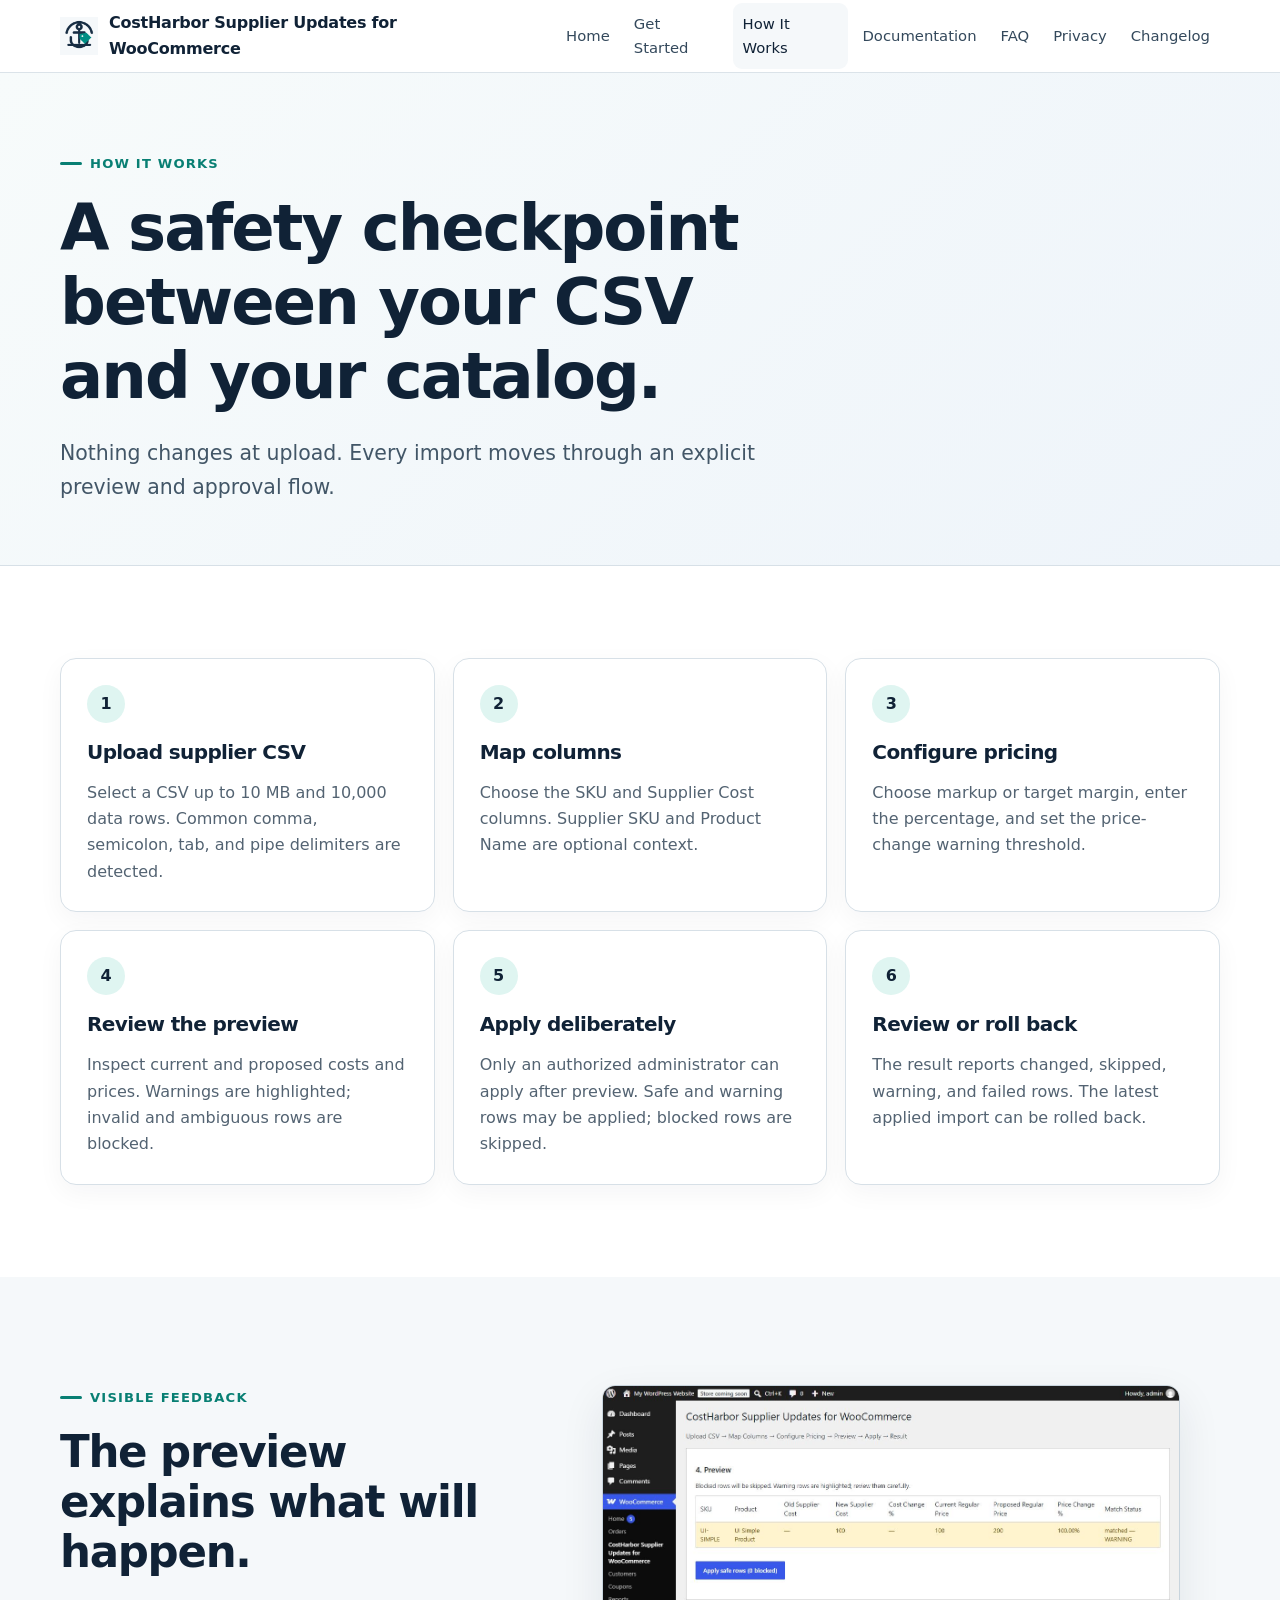
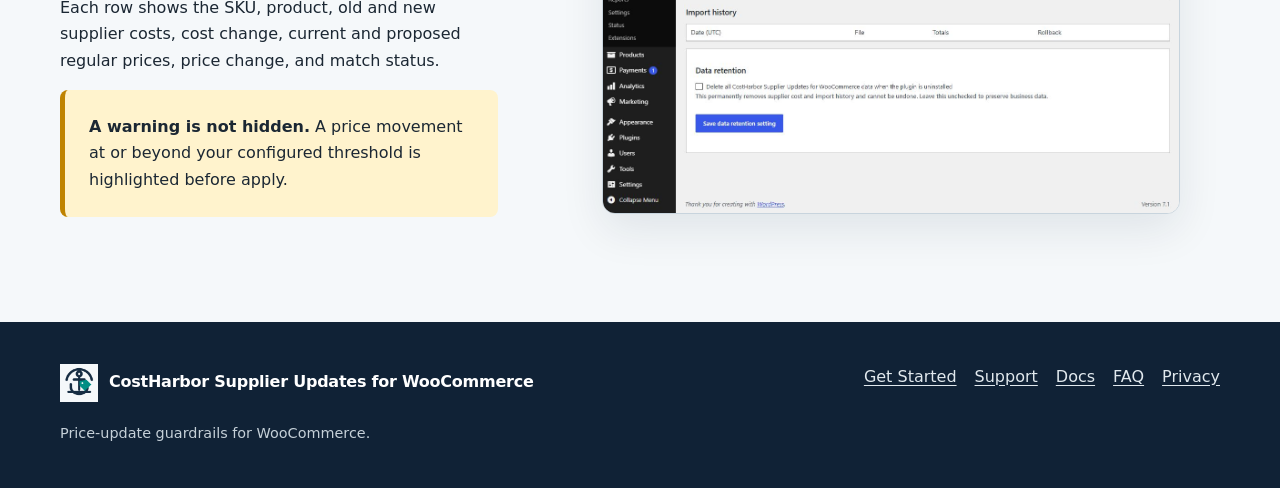
<file: how-it-works.html>
<!doctype html><html lang="en"><head><meta charset="utf-8"><meta name="viewport" content="width=device-width, initial-scale=1">
<title>How It Works — CostHarbor Supplier Updates for WooCommerce</title><meta name="description" content="See the safety-first workflow for reviewing and applying supplier cost updates in WooCommerce.">
<link rel="canonical" href="https://kouheibannzai-ai.github.io/costharbor-supplier-updates-site/how-it-works.html"><meta property="og:type" content="website"><meta property="og:title" content="How CostHarbor Supplier Updates for WooCommerce works"><meta property="og:description" content="A review-first workflow for safer supplier price updates."><meta property="og:image" content="https://kouheibannzai-ai.github.io/costharbor-supplier-updates-site/assets/banner-1544x500.png"><meta property="og:url" content="https://kouheibannzai-ai.github.io/costharbor-supplier-updates-site/how-it-works.html"><link rel="icon" href="assets/icon-128x128.png"><link rel="stylesheet" href="styles.css"></head>
<body><a class="skip-link" href="#main">Skip to content</a><header class="site-header"><div class="container header-inner"><a class="brand" href="index.html"><img src="assets/icon-128x128.png" alt="" width="38" height="38">CostHarbor Supplier Updates for WooCommerce</a><button class="menu-toggle" type="button" data-menu-toggle aria-expanded="false" aria-controls="site-navigation">Menu</button><nav class="site-nav" id="site-navigation" data-navigation aria-label="Main navigation"><a href="index.html">Home</a><a href="getting-started.html">Get Started</a><a href="how-it-works.html">How It Works</a><a href="documentation.html">Documentation</a><a href="faq.html">FAQ</a><a href="privacy.html">Privacy</a><a href="changelog.html">Changelog</a></nav></div></header>
<main id="main"><section class="page-hero"><div class="container"><p class="eyebrow">How it works</p><h1>A safety checkpoint between your CSV and your catalog.</h1><p class="lead">Nothing changes at upload. Every import moves through an explicit preview and approval flow.</p></div></section>
<section class="section"><div class="container"><div class="grid-3">
<article class="card"><span class="step-number">1</span><h3>Upload supplier CSV</h3><p>Select a CSV up to 10 MB and 10,000 data rows. Common comma, semicolon, tab, and pipe delimiters are detected.</p></article>
<article class="card"><span class="step-number">2</span><h3>Map columns</h3><p>Choose the SKU and Supplier Cost columns. Supplier SKU and Product Name are optional context.</p></article>
<article class="card"><span class="step-number">3</span><h3>Configure pricing</h3><p>Choose markup or target margin, enter the percentage, and set the price-change warning threshold.</p></article>
<article class="card"><span class="step-number">4</span><h3>Review the preview</h3><p>Inspect current and proposed costs and prices. Warnings are highlighted; invalid and ambiguous rows are blocked.</p></article>
<article class="card"><span class="step-number">5</span><h3>Apply deliberately</h3><p>Only an authorized administrator can apply after preview. Safe and warning rows may be applied; blocked rows are skipped.</p></article>
<article class="card"><span class="step-number">6</span><h3>Review or roll back</h3><p>The result reports changed, skipped, warning, and failed rows. The latest applied import can be rolled back.</p></article>
</div></section>
<section class="section section-alt"><div class="container safety-grid"><div><p class="eyebrow">Visible feedback</p><h2>The preview explains what will happen.</h2><p>Each row shows the SKU, product, old and new supplier costs, cost change, current and proposed regular prices, price change, and match status.</p><div class="callout callout-warning"><strong>A warning is not hidden.</strong> A price movement at or beyond your configured threshold is highlighted before apply.</div></div><figure class="screenshot-frame"><img src="assets/screenshots/safety-preview.png" alt="Preview showing old and proposed prices with a highlighted warning status" width="1105" height="688"></figure></div></section></main>
<footer class="site-footer"><div class="container footer-grid"><div><a class="brand" href="index.html"><img src="assets/icon-128x128.png" alt="" width="38" height="38">CostHarbor Supplier Updates for WooCommerce</a><p>Price-update guardrails for WooCommerce.</p></div><nav class="footer-links" aria-label="Footer"><a href="getting-started.html">Get Started</a><a href="https://wordpress.org/support/plugin/costharbor-supplier-updates/">Support</a><a href="documentation.html">Docs</a><a href="faq.html">FAQ</a><a href="privacy.html">Privacy</a></nav></div></footer><script src="site-config.js"></script><script src="script.js"></script></body></html>
</file>
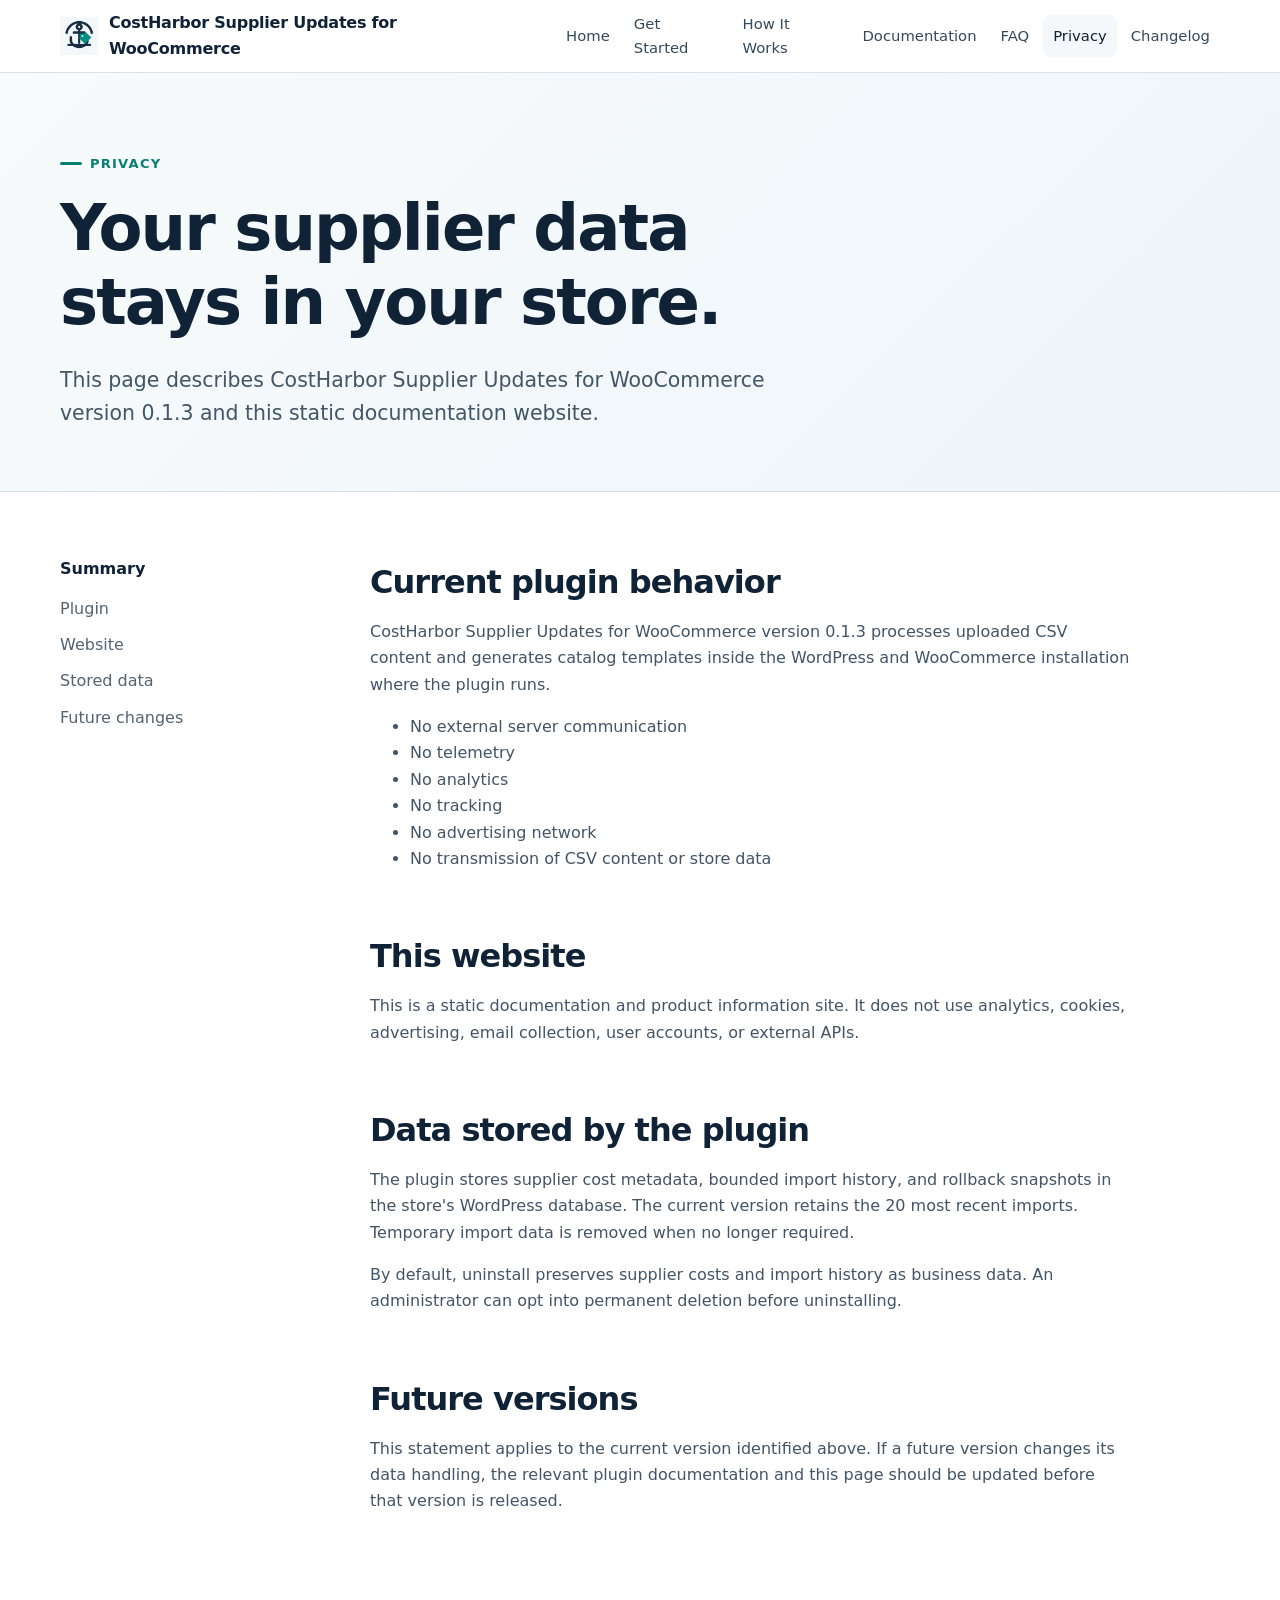
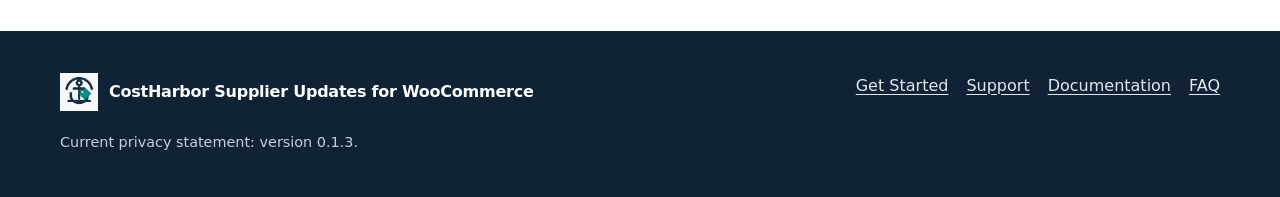
<file: privacy.html>
<!doctype html><html lang="en"><head><meta charset="utf-8"><meta name="viewport" content="width=device-width, initial-scale=1"><title>Privacy — CostHarbor Supplier Updates for WooCommerce</title><meta name="description" content="Privacy information for the current version of CostHarbor Supplier Updates for WooCommerce."><link rel="canonical" href="https://kouheibannzai-ai.github.io/costharbor-supplier-updates-site/privacy.html"><meta property="og:type" content="website"><meta property="og:title" content="CostHarbor Supplier Updates for WooCommerce privacy"><meta property="og:description" content="No external services, telemetry, analytics, or tracking in the current version."><meta property="og:image" content="https://kouheibannzai-ai.github.io/costharbor-supplier-updates-site/assets/banner-1544x500.png"><meta property="og:url" content="https://kouheibannzai-ai.github.io/costharbor-supplier-updates-site/privacy.html"><link rel="icon" href="assets/icon-128x128.png"><link rel="stylesheet" href="styles.css"></head><body><a class="skip-link" href="#main">Skip to content</a><header class="site-header"><div class="container header-inner"><a class="brand" href="index.html"><img src="assets/icon-128x128.png" alt="" width="38" height="38">CostHarbor Supplier Updates for WooCommerce</a><button class="menu-toggle" type="button" data-menu-toggle aria-expanded="false" aria-controls="site-navigation">Menu</button><nav class="site-nav" id="site-navigation" data-navigation aria-label="Main navigation"><a href="index.html">Home</a><a href="getting-started.html">Get Started</a><a href="how-it-works.html">How It Works</a><a href="documentation.html">Documentation</a><a href="faq.html">FAQ</a><a href="privacy.html">Privacy</a><a href="changelog.html">Changelog</a></nav></div></header>
<main id="main"><section class="page-hero"><div class="container"><p class="eyebrow">Privacy</p><h1>Your supplier data stays in your store.</h1><p class="lead">This page describes CostHarbor Supplier Updates for WooCommerce version 0.1.3 and this static documentation website.</p></div></section><div class="container content-layout"><aside class="toc"><strong>Summary</strong><a href="#plugin">Plugin</a><a href="#website">Website</a><a href="#storage">Stored data</a><a href="#changes">Future changes</a></aside><article class="prose">
<h2 id="plugin">Current plugin behavior</h2><p>CostHarbor Supplier Updates for WooCommerce version 0.1.3 processes uploaded CSV content and generates catalog templates inside the WordPress and WooCommerce installation where the plugin runs.</p><ul><li>No external server communication</li><li>No telemetry</li><li>No analytics</li><li>No tracking</li><li>No advertising network</li><li>No transmission of CSV content or store data</li></ul>
<h2 id="website">This website</h2><p>This is a static documentation and product information site. It does not use analytics, cookies, advertising, email collection, user accounts, or external APIs.</p>
<h2 id="storage">Data stored by the plugin</h2><p>The plugin stores supplier cost metadata, bounded import history, and rollback snapshots in the store's WordPress database. The current version retains the 20 most recent imports. Temporary import data is removed when no longer required.</p><p>By default, uninstall preserves supplier costs and import history as business data. An administrator can opt into permanent deletion before uninstalling.</p>
<h2 id="changes">Future versions</h2><p>This statement applies to the current version identified above. If a future version changes its data handling, the relevant plugin documentation and this page should be updated before that version is released.</p>
</article></div></main><footer class="site-footer"><div class="container footer-grid"><div><a class="brand" href="index.html"><img src="assets/icon-128x128.png" alt="" width="38" height="38">CostHarbor Supplier Updates for WooCommerce</a><p>Current privacy statement: version 0.1.3.</p></div><nav class="footer-links" aria-label="Footer"><a href="getting-started.html">Get Started</a><a href="https://wordpress.org/support/plugin/costharbor-supplier-updates/">Support</a><a href="documentation.html">Documentation</a><a href="faq.html">FAQ</a></nav></div></footer><script src="site-config.js"></script><script src="script.js"></script></body></html>
</file>
<file: styles.css>
:root {
  --navy-950: #102236;
  --navy-800: #183b56;
  --teal-700: #087f73;
  --teal-100: #dff5f1;
  --blue-700: #2457c5;
  --blue-100: #eaf0ff;
  --amber-800: #805600;
  --amber-100: #fff3cd;
  --red-800: #8a2831;
  --red-100: #fbeaec;
  --ink: #1b2733;
  --muted: #536372;
  --line: #d7e0e7;
  --surface: #ffffff;
  --canvas: #f5f8fa;
  --radius: 16px;
  --shadow: 0 16px 44px rgba(16, 34, 54, 0.09);
  --max: 1160px;
}

* { box-sizing: border-box; }
html { scroll-behavior: smooth; }
body {
  margin: 0;
  color: var(--ink);
  background: var(--surface);
  font: 16px/1.65 Inter, ui-sans-serif, system-ui, -apple-system, BlinkMacSystemFont, "Segoe UI", sans-serif;
  text-rendering: optimizeLegibility;
}
img { display: block; max-width: 100%; height: auto; }
a { color: var(--blue-700); text-underline-offset: 0.18em; }
a:hover { text-decoration-thickness: 2px; }
:focus-visible { outline: 3px solid #f0a000; outline-offset: 3px; border-radius: 4px; }
.skip-link { position: absolute; left: 16px; top: -80px; z-index: 100; padding: 10px 14px; color: #fff; background: var(--navy-950); }
.skip-link:focus { top: 12px; }
.container { width: min(calc(100% - 40px), var(--max)); margin-inline: auto; }

.site-header { position: sticky; top: 0; z-index: 20; border-bottom: 1px solid rgba(215,224,231,.9); background: rgba(255,255,255,.94); backdrop-filter: blur(12px); }
.header-inner { min-height: 72px; display: flex; align-items: center; justify-content: space-between; gap: 24px; }
.brand { display: inline-flex; align-items: center; gap: 11px; color: var(--navy-950); font-weight: 760; text-decoration: none; letter-spacing: -.015em; }
.brand img { width: 38px; height: 38px; }
.site-nav { display: flex; align-items: center; gap: 4px; }
.site-nav a { padding: 9px 10px; color: #34495c; border-radius: 9px; text-decoration: none; font-size: .925rem; }
.site-nav a:hover, .site-nav a[aria-current="page"] { color: var(--navy-950); background: var(--canvas); }
.menu-toggle { display: none; border: 1px solid var(--line); background: #fff; border-radius: 9px; padding: 9px 12px; color: var(--ink); font: inherit; font-weight: 650; }

.hero { overflow: hidden; background: linear-gradient(135deg, #f7fbfb 0%, #edf4fa 55%, #f6f8ff 100%); border-bottom: 1px solid var(--line); }
.hero-grid { display: grid; grid-template-columns: 1.13fr .87fr; gap: 64px; align-items: center; min-height: 650px; padding-block: 80px; }
.eyebrow { display: inline-flex; align-items: center; gap: 8px; margin: 0 0 18px; color: var(--teal-700); font-size: .82rem; font-weight: 800; letter-spacing: .09em; text-transform: uppercase; }
.eyebrow::before { content: ""; width: 22px; height: 3px; border-radius: 3px; background: var(--teal-700); }
h1, h2, h3 { color: var(--navy-950); line-height: 1.15; letter-spacing: -.03em; }
h1 { margin: 0; font-size: clamp(2.55rem, 5.6vw, 4.9rem); max-width: 780px; }
h2 { margin: 0 0 18px; font-size: clamp(2rem, 3.4vw, 3.1rem); }
h3 { margin: 0 0 10px; font-size: 1.25rem; }
.lead { max-width: 720px; margin: 24px 0 0; color: #425667; font-size: clamp(1.08rem, 1.7vw, 1.28rem); }
.actions { display: flex; flex-wrap: wrap; gap: 12px; margin-top: 32px; }
.button { display: inline-flex; min-height: 46px; align-items: center; justify-content: center; padding: 10px 18px; border: 1px solid transparent; border-radius: 10px; font-weight: 750; text-decoration: none; }
.button-primary { color: #fff; background: var(--navy-950); }
.button-primary:hover { background: #1c405f; }
.button-secondary { color: var(--navy-950); background: #fff; border-color: var(--line); }
.button[aria-disabled="true"] { cursor: default; color: #5c6872; background: #edf1f4; border-color: #d7e0e7; }
.pending-note { margin: 14px 0 0; color: var(--muted); font-size: .875rem; }
.hero-visual { position: relative; }
.hero-visual::before { content: ""; position: absolute; inset: -10% 15% 8% -8%; border-radius: 50%; background: radial-gradient(circle, rgba(8,127,115,.16), transparent 70%); }
.hero-mark { position: relative; width: min(100%, 390px); margin: auto; filter: drop-shadow(0 24px 32px rgba(16,34,54,.18)); }

.section { padding-block: 92px; }
.section-alt { background: var(--canvas); }
.section-heading { max-width: 720px; margin-bottom: 38px; }
.section-heading p { color: var(--muted); font-size: 1.08rem; }
.grid-3 { display: grid; grid-template-columns: repeat(3, 1fr); gap: 18px; }
.card { padding: 26px; border: 1px solid var(--line); border-radius: var(--radius); background: var(--surface); box-shadow: 0 8px 26px rgba(16,34,54,.045); }
.step-number { display: grid; width: 38px; height: 38px; margin-bottom: 18px; place-items: center; border-radius: 50%; color: var(--navy-950); background: var(--teal-100); font-weight: 850; }
.card p { margin-bottom: 0; color: var(--muted); }
.safety-grid { display: grid; grid-template-columns: .8fr 1.2fr; align-items: center; gap: 64px; }
.check-list { list-style: none; padding: 0; margin: 28px 0 0; }
.check-list li { position: relative; margin: 13px 0; padding-left: 32px; }
.check-list li::before { content: "✓"; position: absolute; left: 0; top: 1px; display: grid; width: 22px; height: 22px; place-items: center; border-radius: 50%; color: #fff; background: var(--teal-700); font-size: .78rem; font-weight: 900; }
.screenshot-frame { overflow: hidden; border: 1px solid #c8d4dd; border-radius: 13px; background: #fff; box-shadow: var(--shadow); }
.screenshot-frame img { width: 100%; }
.callout { padding: 24px; border-left: 5px solid var(--teal-700); border-radius: 8px; background: var(--teal-100); }
.callout-warning { border-color: #bf8300; background: var(--amber-100); }
.callout-danger { border-color: var(--red-800); background: var(--red-100); }
.guide-hero { display: grid; grid-template-columns: minmax(0, 1fr) minmax(280px, 380px); gap: 56px; align-items: center; }
.guide-summary { padding: 26px; border: 1px solid #bfdad5; border-radius: var(--radius); background: rgba(255,255,255,.8); box-shadow: 0 10px 30px rgba(16,34,54,.06); }
.guide-summary strong { color: var(--navy-950); font-size: 1.12rem; }
.guide-summary p { margin-bottom: 0; color: var(--muted); }
.guide-layout { gap: 58px; }
.guide-prose { min-width: 0; }
.guide-prose section { scroll-margin-top: 94px; }
.guide-shot { margin: 28px 0 36px; }
.guide-shot img { width: 100%; border: 1px solid #c8d4dd; border-radius: 12px; background: #fff; box-shadow: var(--shadow); }
.guide-shot figcaption { margin-top: 10px; color: var(--muted); font-size: .9rem; }
.guide-shot-wide { width: 100%; margin-left: 0; }
.csv-example { overflow-x: auto; padding: 18px; border: 1px solid var(--line); border-radius: 10px; background: var(--navy-950); color: #f5f8fa; }
.status-grid { display: grid; grid-template-columns: repeat(3, 1fr); gap: 14px; margin: 24px 0; }
.status-card { padding: 18px; border: 1px solid var(--line); border-radius: 10px; }
.status-card p { margin-bottom: 0; }
.status-ready { background: var(--teal-100); }
.status-warning { background: var(--amber-100); }
.status-blocked { background: var(--red-100); }
.table-scroll { overflow-x: auto; margin: 24px 0; }
.table-scroll table { min-width: 760px; margin: 0; }

.page-hero { padding-block: 74px 60px; background: linear-gradient(135deg, #f7fbfb, #eef4fa); border-bottom: 1px solid var(--line); }
.page-hero h1 { font-size: clamp(2.35rem, 5vw, 4rem); }
.content-layout { display: grid; grid-template-columns: 240px minmax(0, 760px); gap: 70px; align-items: start; padding-block: 64px 100px; }
.content-layout.guide-layout { grid-template-columns: 220px minmax(0, 860px); }
.toc { position: sticky; top: 100px; }
.toc strong { display: block; margin-bottom: 8px; color: var(--navy-950); }
.toc a { display: block; padding: 5px 0; color: var(--muted); text-decoration: none; }
.prose h2 { margin-top: 58px; padding-top: 8px; font-size: 2rem; }
.prose h2:first-child { margin-top: 0; }
.prose h3 { margin-top: 28px; }
.prose p, .prose li { color: #425466; }
.prose code { padding: 2px 6px; border-radius: 5px; background: #edf2f5; color: #213448; }
.prose table { width: 100%; border-collapse: collapse; margin: 24px 0; }
.prose th, .prose td { padding: 12px 14px; border: 1px solid var(--line); text-align: left; vertical-align: top; }
.prose th { background: var(--canvas); color: var(--navy-950); }
.faq-list { display: grid; gap: 14px; }
details { border: 1px solid var(--line); border-radius: 12px; background: #fff; }
summary { cursor: pointer; padding: 20px 22px; color: var(--navy-950); font-weight: 750; }
details p { margin: 0; padding: 0 22px 22px; }
.version { padding: 28px 0; border-bottom: 1px solid var(--line); }
.version time { color: var(--muted); font-size: .9rem; }

.site-footer { padding-block: 42px; color: #c5d0d8; background: var(--navy-950); }
.footer-grid { display: flex; justify-content: space-between; align-items: flex-start; gap: 32px; }
.site-footer .brand { color: #fff; }
.site-footer p { max-width: 600px; margin: 12px 0 0; font-size: .9rem; }
.footer-links { display: flex; flex-wrap: wrap; gap: 18px; }
.footer-links a { color: #e1e9ee; }

@media (max-width: 820px) {
  .menu-toggle { display: inline-flex; }
  .site-nav { display: none; position: absolute; top: 64px; left: 20px; right: 20px; padding: 10px; flex-direction: column; align-items: stretch; border: 1px solid var(--line); border-radius: 12px; background: #fff; box-shadow: var(--shadow); }
  .site-nav.is-open { display: flex; }
  .hero-grid, .safety-grid, .content-layout, .guide-hero, .content-layout.guide-layout { grid-template-columns: minmax(0, 1fr); }
  .hero-grid { min-height: auto; gap: 50px; padding-block: 64px; }
  .hero-visual { max-width: 300px; margin: auto; }
  .grid-3 { grid-template-columns: 1fr; }
  .status-grid { grid-template-columns: 1fr; }
  .guide-shot-wide { width: 100%; margin-left: 0; }
  .toc { position: static; padding: 18px; border: 1px solid var(--line); border-radius: 12px; }
  .footer-grid { flex-direction: column; }
}

@media (prefers-reduced-motion: reduce) {
  html { scroll-behavior: auto; }
}
</file>
